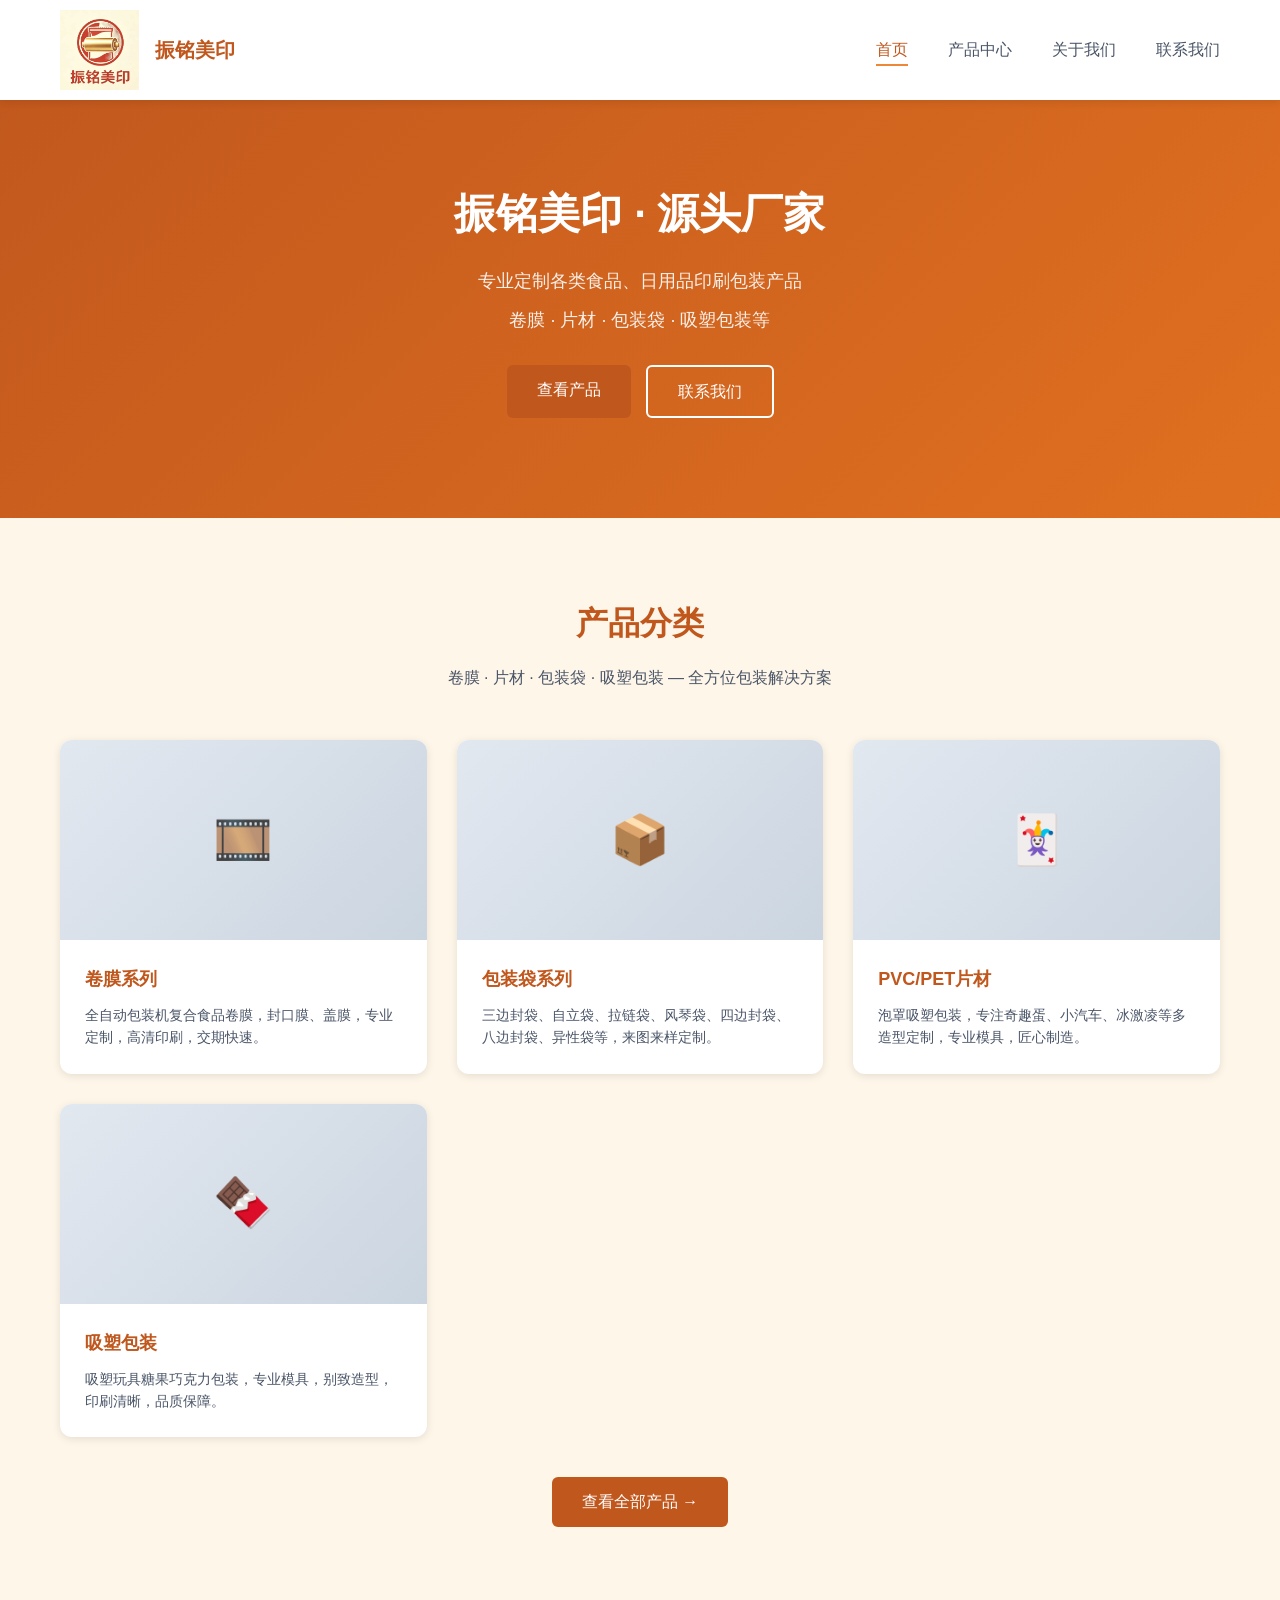
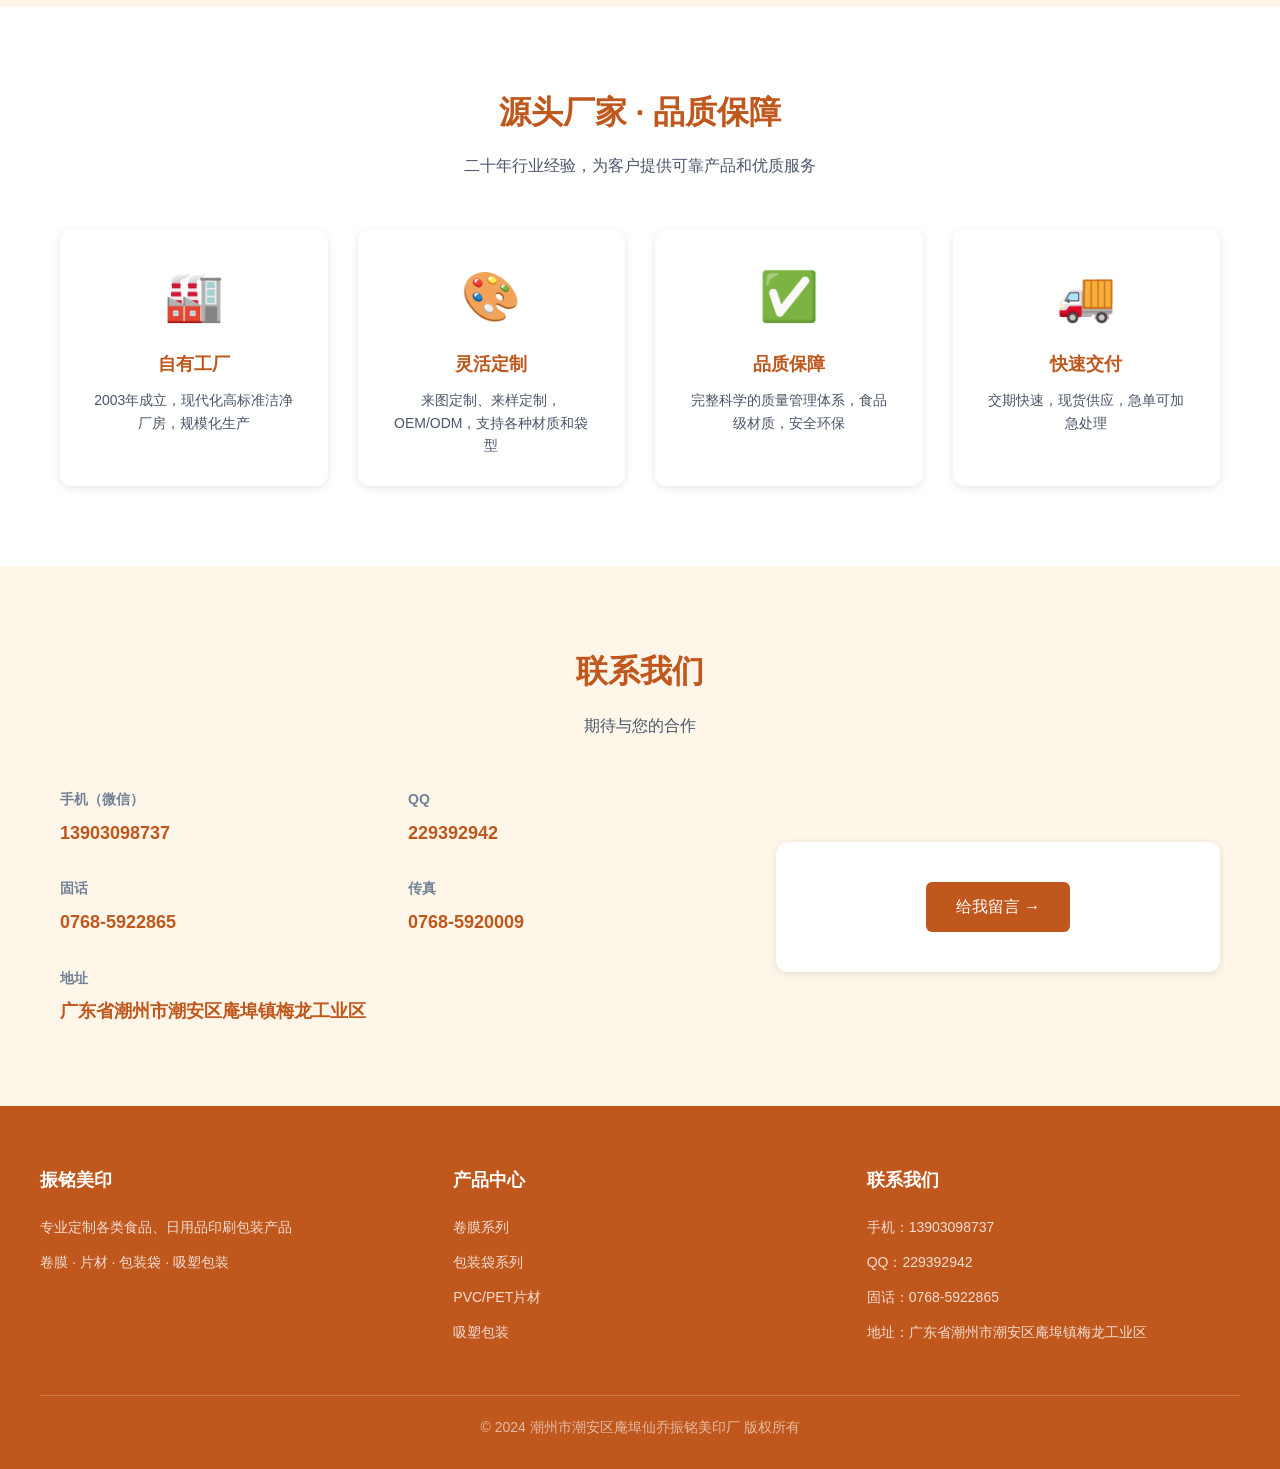
<file: index.html>
<!doctype html>
<html lang="zh-CN">
    <head>
        <meta charset="UTF-8" />
        <meta name="viewport" content="width=device-width, initial-scale=1.0" />
        <title>振铭美印 - 专业食品包装定制厂家</title>
        <link rel="stylesheet" href="css/style.css" />
    </head>
    <body>
        <!-- 导航栏 -->
        <header class="header">
            <nav class="nav">
                <a href="index.html" class="logo">
                    <img
                        src="images/logo-new.jpg"
                        alt="振铭美印"
                        class="logo-img"
                    />
                    <span class="logo-text">振铭美印</span>
                </a>
                <ul class="nav-menu">
                    <li><a href="index.html" class="active">首页</a></li>
                    <li><a href="products.html">产品中心</a></li>
                    <li><a href="about.html">关于我们</a></li>
                    <li><a href="contact.html">联系我们</a></li>
                </ul>
                <div class="menu-toggle">
                    <span></span>
                    <span></span>
                    <span></span>
                </div>
            </nav>
        </header>

        <!-- 首页Banner -->
        <section class="hero">
            <div class="container">
                <div class="hero-content">
                    <h1>振铭美印 · 源头厂家</h1>
                    <p>专业定制各类食品、日用品印刷包装产品</p>
                    <p>卷膜 · 片材 · 包装袋 · 吸塑包装等</p>
                    <div class="hero-btns">
                        <a href="products.html" class="btn">查看产品</a>
                        <a href="contact.html" class="btn btn-outline"
                            >联系我们</a
                        >
                    </div>
                </div>
            </div>
        </section>

        <!-- 产品分类 -->
        <section class="section bg-light">
            <div class="container">
                <div class="section-title">
                    <h2>产品分类</h2>
                    <p>卷膜 · 片材 · 包装袋 · 吸塑包装 — 全方位包装解决方案</p>
                </div>
                <div class="product-grid">
                    <div class="product-card">
                        <div class="product-card-img">🎞️</div>
                        <div class="product-card-content">
                            <h3>卷膜系列</h3>
                            <p>
                                全自动包装机复合食品卷膜，封口膜、盖膜，专业定制，高清印刷，交期快速。
                            </p>
                        </div>
                    </div>
                    <div class="product-card">
                        <div class="product-card-img">📦</div>
                        <div class="product-card-content">
                            <h3>包装袋系列</h3>
                            <p>
                                三边封袋、自立袋、拉链袋、风琴袋、四边封袋、八边封袋、异性袋等，来图来样定制。
                            </p>
                        </div>
                    </div>
                    <div class="product-card">
                        <div class="product-card-img">🃏</div>
                        <div class="product-card-content">
                            <h3>PVC/PET片材</h3>
                            <p>
                                泡罩吸塑包装，专注奇趣蛋、小汽车、冰激凌等多造型定制，专业模具，匠心制造。
                            </p>
                        </div>
                    </div>
                    <div class="product-card">
                        <div class="product-card-img">🍫</div>
                        <div class="product-card-content">
                            <h3>吸塑包装</h3>
                            <p>
                                吸塑玩具糖果巧克力包装，专业模具，别致造型，印刷清晰，品质保障。
                            </p>
                        </div>
                    </div>
                </div>
                <div style="text-align: center; margin-top: 40px">
                    <a href="products.html" class="btn">查看全部产品 →</a>
                </div>
            </div>
        </section>

        <!-- 公司优势 -->
        <section class="section">
            <div class="container">
                <div class="section-title">
                    <h2>源头厂家 · 品质保障</h2>
                    <p>二十年行业经验，为客户提供可靠产品和优质服务</p>
                </div>
                <div class="features-grid">
                    <div class="feature-item">
                        <div class="feature-icon">🏭</div>
                        <h3>自有工厂</h3>
                        <p>2003年成立，现代化高标准洁净厂房，规模化生产</p>
                    </div>
                    <div class="feature-item">
                        <div class="feature-icon">🎨</div>
                        <h3>灵活定制</h3>
                        <p>来图定制、来样定制，OEM/ODM，支持各种材质和袋型</p>
                    </div>
                    <div class="feature-item">
                        <div class="feature-icon">✅</div>
                        <h3>品质保障</h3>
                        <p>完整科学的质量管理体系，食品级材质，安全环保</p>
                    </div>
                    <div class="feature-item">
                        <div class="feature-icon">🚚</div>
                        <h3>快速交付</h3>
                        <p>交期快速，现货供应，急单可加急处理</p>
                    </div>
                </div>
            </div>
        </section>

        <!-- 联系方式 -->
        <section class="section bg-light">
            <div class="container">
                <div class="section-title">
                    <h2>联系我们</h2>
                    <p>期待与您的合作</p>
                </div>
                <div class="contact-grid">
                    <div class="contact-info">
                        <div class="contact-item">
                            <h4>手机（微信）</h4>
                            <p>13903098737</p>
                        </div>
                        <div class="contact-item">
                            <h4>QQ</h4>
                            <p>229392942</p>
                        </div>
                        <div class="contact-item">
                            <h4>固话</h4>
                            <p>0768-5922865</p>
                        </div>
                        <div class="contact-item">
                            <h4>传真</h4>
                            <p>0768-5920009</p>
                        </div>
                        <div class="contact-item" style="grid-column: span 2">
                            <h4>地址</h4>
                            <p>广东省潮州市潮安区庵埠镇梅龙工业区</p>
                        </div>
                    </div>
                    <div class="contact-form-wrapper">
                        <a href="contact.html" class="btn">给我留言 →</a>
                    </div>
                </div>
            </div>
        </section>

        <!-- 页脚 -->
        <footer class="footer">
            <div class="footer-content">
                <div class="footer-section">
                    <h3>振铭美印</h3>
                    <p>专业定制各类食品、日用品印刷包装产品</p>
                    <p>卷膜 · 片材 · 包装袋 · 吸塑包装</p>
                </div>
                <div class="footer-section">
                    <h3>产品中心</h3>
                    <ul>
                        <li>卷膜系列</li>
                        <li>包装袋系列</li>
                        <li>PVC/PET片材</li>
                        <li>吸塑包装</li>
                    </ul>
                </div>
                <div class="footer-section">
                    <h3>联系我们</h3>
                    <ul>
                        <li>手机：13903098737</li>
                        <li>QQ：229392942</li>
                        <li>固话：0768-5922865</li>
                        <li>地址：广东省潮州市潮安区庵埠镇梅龙工业区</li>
                    </ul>
                </div>
            </div>
            <div class="footer-bottom">
                <p>© 2024 潮州市潮安区庵埠仙乔振铭美印厂 版权所有</p>
            </div>
        </footer>

        <style>
            /* Hero区域 */
            .hero {
                background: linear-gradient(135deg, #c0571d 0%, #e07020 100%);
                color: white;
                padding: 180px 20px 100px;
                text-align: center;
            }
            .hero-content h1 {
                font-size: 42px;
                margin-bottom: 20px;
            }
            .hero-content p {
                font-size: 18px;
                margin-bottom: 10px;
                opacity: 0.9;
            }
            .hero-btns {
                margin-top: 30px;
                display: flex;
                gap: 15px;
                justify-content: center;
            }
            .hero .btn-outline {
                border-color: white;
                color: white;
            }
            .hero .btn-outline:hover {
                background: white;
                color: #c0571d;
            }

            /* 特性网格 */
            .features-grid {
                display: grid;
                grid-template-columns: repeat(auto-fit, minmax(240px, 1fr));
                gap: 30px;
            }
            .feature-item {
                text-align: center;
                padding: 30px;
                background: var(--bg-white);
                border-radius: 12px;
                box-shadow: var(--shadow);
            }
            .feature-icon {
                font-size: 48px;
                margin-bottom: 15px;
            }
            .feature-item h3 {
                font-size: 18px;
                color: var(--primary-color);
                margin-bottom: 10px;
            }
            .feature-item p {
                font-size: 14px;
                color: var(--text-gray);
            }

            /* 联系信息 */
            .contact-grid {
                display: grid;
                grid-template-columns: 1.5fr 1fr;
                gap: 50px;
                align-items: center;
            }
            .contact-info {
                display: grid;
                grid-template-columns: 1fr 1fr;
                gap: 30px;
            }
            .contact-item h4 {
                font-size: 14px;
                color: var(--text-light);
                margin-bottom: 8px;
            }
            .contact-item p {
                font-size: 18px;
                color: var(--primary-color);
                font-weight: 600;
            }
            .contact-form-wrapper {
                text-align: center;
                padding: 40px;
                background: var(--bg-white);
                border-radius: 12px;
                box-shadow: var(--shadow);
            }

            @media (max-width: 768px) {
                .hero-content h1 {
                    font-size: 28px;
                }
                .hero-btns {
                    flex-direction: column;
                    align-items: center;
                }
                .contact-grid {
                    grid-template-columns: 1fr;
                }
                .contact-info {
                    grid-template-columns: 1fr;
                }
                .contact-item {
                    grid-column: span 1 !important;
                }
            }

            .bg-light {
                background-color: var(--bg-light);
            }
        </style>

        <script src="js/main.js"></script>
    </body>
</html>
</file>
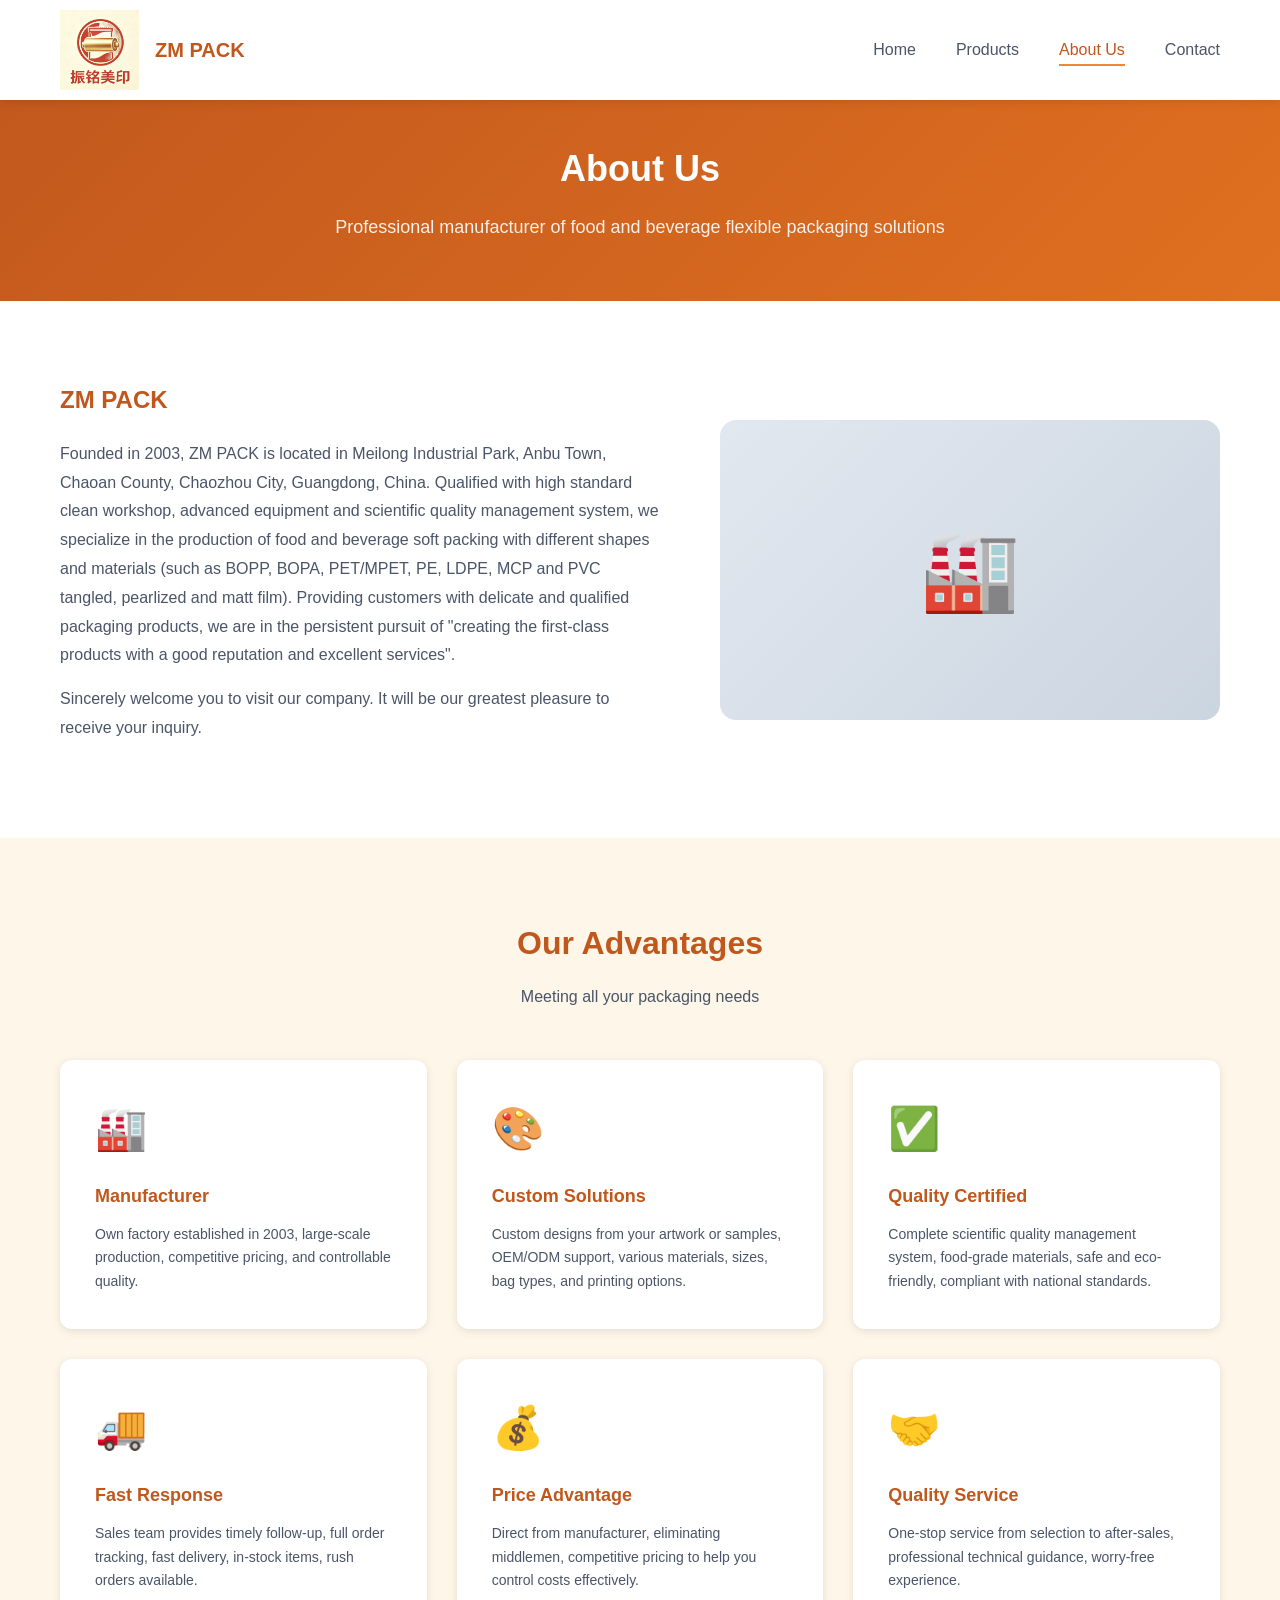
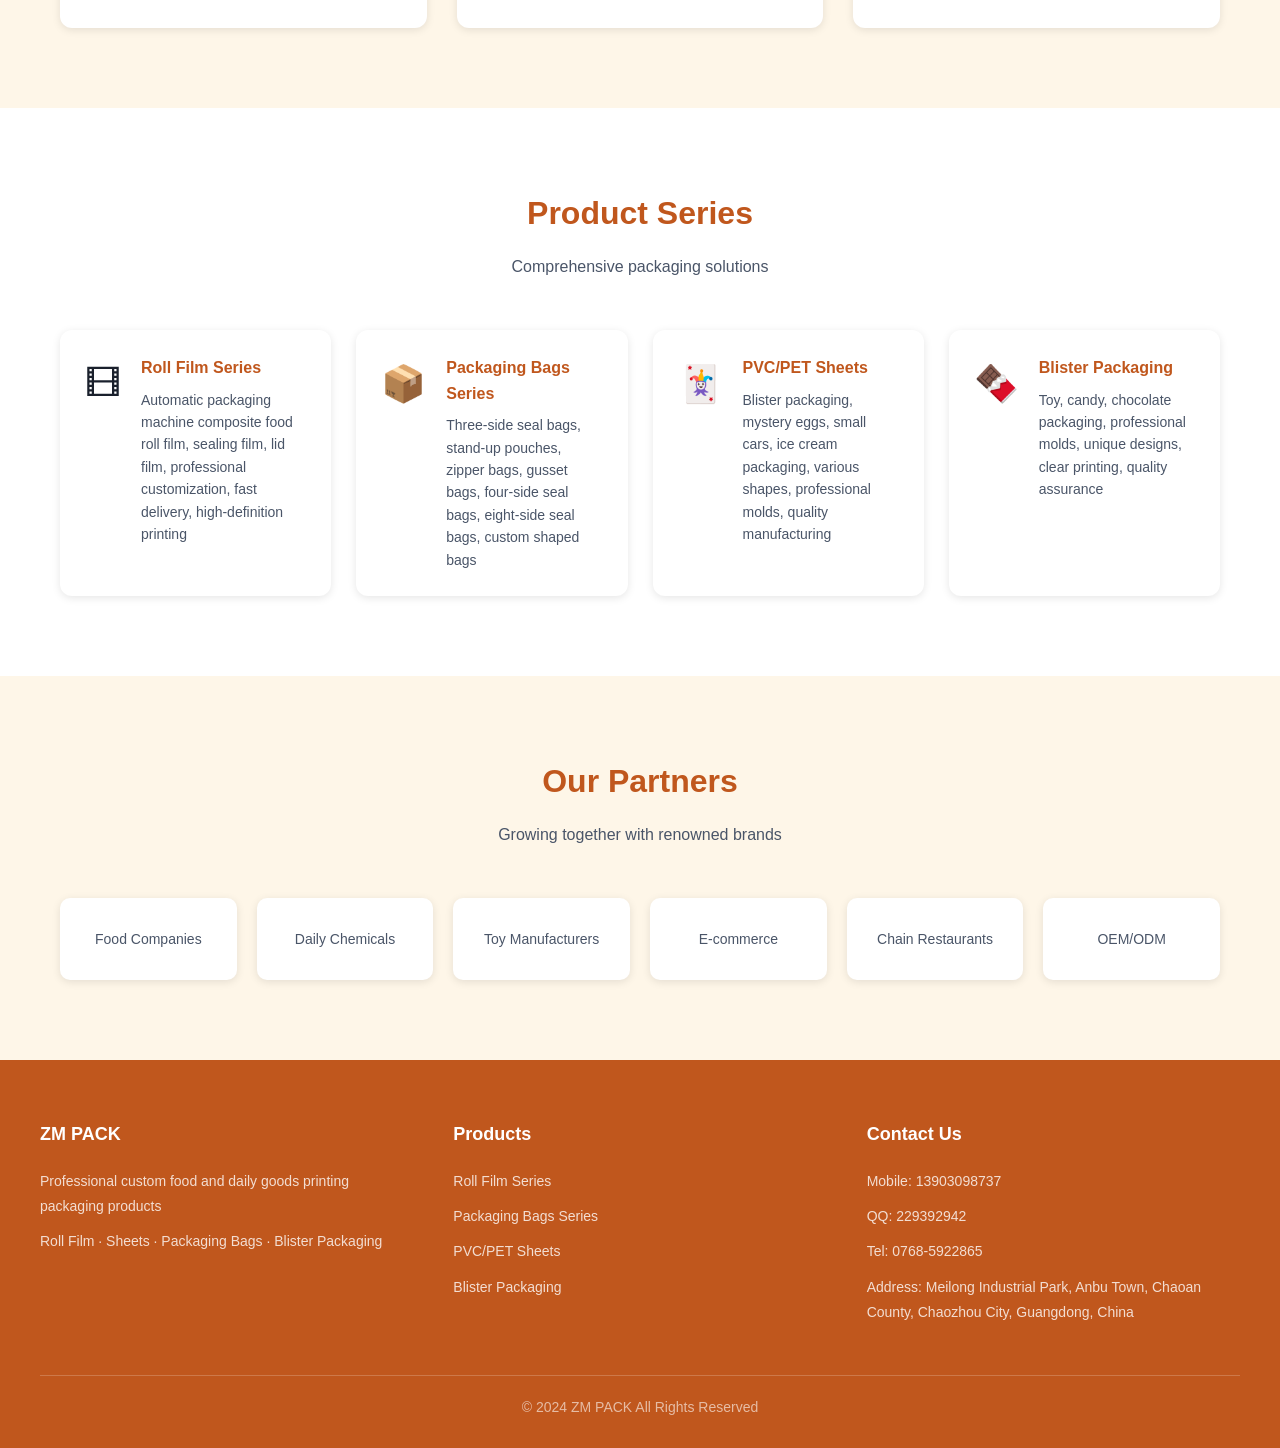
<file: about-en.html>
<!DOCTYPE html>
<html lang="en">
<head>
  <meta charset="UTF-8">
  <meta name="viewport" content="width=device-width, initial-scale=1.0">
  <title>About Us - ZM PACK</title>
  <link rel="stylesheet" href="css/style.css">
</head>
<body>
  <!-- 导航栏 -->
  <header class="header">
    <nav class="nav">
      <a href="index.html" class="logo">
        <img src="images/logo-new.jpg" alt="ZM PACK" class="logo-img">
        <span class="logo-text">ZM PACK</span>
      </a>
      <ul class="nav-menu">
        <li><a href="index.html">Home</a></li>
        <li><a href="products.html">Products</a></li>
        <li><a href="about-en.html" class="active">About Us</a></li>
        <li><a href="contact.html">Contact</a></li>
      </ul>
      <div class="menu-toggle">
        <span></span>
        <span></span>
        <span></span>
      </div>
    </nav>
  </header>

  <!-- 页面标题 -->
  <section class="page-header">
    <h1>About Us</h1>
    <p>Professional manufacturer of food and beverage flexible packaging solutions</p>
  </section>

  <!-- 公司简介 -->
  <section class="section">
    <div class="container">
      <div class="about-intro">
        <div class="about-text">
          <h2>ZM PACK</h2>
          <p>Founded in 2003, ZM PACK is located in Meilong Industrial Park, Anbu Town, Chaoan County, Chaozhou City, Guangdong, China. Qualified with high standard clean workshop, advanced equipment and scientific quality management system, we specialize in the production of food and beverage soft packing with different shapes and materials (such as BOPP, BOPA, PET/MPET, PE, LDPE, MCP and PVC tangled, pearlized and matt film). Providing customers with delicate and qualified packaging products, we are in the persistent pursuit of "creating the first-class products with a good reputation and excellent services".</p>
          <p>Sincerely welcome you to visit our company. It will be our greatest pleasure to receive your inquiry.</p>
        </div>
        <div class="about-image">
          <div class="image-placeholder">🏭</div>
        </div>
      </div>
    </div>
  </section>

  <!-- 核心优势 -->
  <section class="section bg-light">
    <div class="container">
      <div class="section-title">
        <h2>Our Advantages</h2>
        <p>Meeting all your packaging needs</p>
      </div>
      <div class="advantages-grid">
        <div class="advantage-card">
          <div class="advantage-icon">🏭</div>
          <h3>Manufacturer</h3>
          <p>Own factory established in 2003, large-scale production, competitive pricing, and controllable quality.</p>
        </div>
        <div class="advantage-card">
          <div class="advantage-icon">🎨</div>
          <h3>Custom Solutions</h3>
          <p>Custom designs from your artwork or samples, OEM/ODM support, various materials, sizes, bag types, and printing options.</p>
        </div>
        <div class="advantage-card">
          <div class="advantage-icon">✅</div>
          <h3>Quality Certified</h3>
          <p>Complete scientific quality management system, food-grade materials, safe and eco-friendly, compliant with national standards.</p>
        </div>
        <div class="advantage-card">
          <div class="advantage-icon">🚚</div>
          <h3>Fast Response</h3>
          <p>Sales team provides timely follow-up, full order tracking, fast delivery, in-stock items, rush orders available.</p>
        </div>
        <div class="advantage-card">
          <div class="advantage-icon">💰</div>
          <h3>Price Advantage</h3>
          <p>Direct from manufacturer, eliminating middlemen, competitive pricing to help you control costs effectively.</p>
        </div>
        <div class="advantage-card">
          <div class="advantage-icon">🤝</div>
          <h3>Quality Service</h3>
          <p>One-stop service from selection to after-sales, professional technical guidance, worry-free experience.</p>
        </div>
      </div>
    </div>
  </section>

  <!-- 产品系列 -->
  <section class="section">
    <div class="container">
      <div class="section-title">
        <h2>Product Series</h2>
        <p>Comprehensive packaging solutions</p>
      </div>
      <div class="equipment-list">
        <div class="equipment-item">
          <div class="equipment-icon">🎞</div>
          <div class="equipment-info">
            <h3>Roll Film Series</h3>
            <p>Automatic packaging machine composite food roll film, sealing film, lid film, professional customization, fast delivery, high-definition printing</p>
          </div>
        </div>
        <div class="equipment-item">
          <div class="equipment-icon">📦</div>
          <div class="equipment-info">
            <h3>Packaging Bags Series</h3>
            <p>Three-side seal bags, stand-up pouches, zipper bags, gusset bags, four-side seal bags, eight-side seal bags, custom shaped bags</p>
          </div>
        </div>
        <div class="equipment-item">
          <div class="equipment-icon">🃏</div>
          <div class="equipment-info">
            <h3>PVC/PET Sheets</h3>
            <p>Blister packaging, mystery eggs, small cars, ice cream packaging, various shapes, professional molds, quality manufacturing</p>
          </div>
        </div>
        <div class="equipment-item">
          <div class="equipment-icon">🍫</div>
          <div class="equipment-info">
            <h3>Blister Packaging</h3>
            <p>Toy, candy, chocolate packaging, professional molds, unique designs, clear printing, quality assurance</p>
          </div>
        </div>
      </div>
    </div>
  </section>

  <!-- 合作伙伴 -->
  <section class="section bg-light">
    <div class="container">
      <div class="section-title">
        <h2>Our Partners</h2>
        <p>Growing together with renowned brands</p>
      </div>
      <div class="partners-grid">
        <div class="partner-item">Food Companies</div>
        <div class="partner-item">Daily Chemicals</div>
        <div class="partner-item">Toy Manufacturers</div>
        <div class="partner-item">E-commerce</div>
        <div class="partner-item">Chain Restaurants</div>
        <div class="partner-item">OEM/ODM</div>
      </div>
    </div>
  </section>

  <!-- 页脚 -->
  <footer class="footer">
    <div class="footer-content">
      <div class="footer-section">
        <h3>ZM PACK</h3>
        <p>Professional custom food and daily goods printing packaging products</p>
        <p>Roll Film · Sheets · Packaging Bags · Blister Packaging</p>
      </div>
      <div class="footer-section">
        <h3>Products</h3>
        <ul>
          <li>Roll Film Series</li>
          <li>Packaging Bags Series</li>
          <li>PVC/PET Sheets</li>
          <li>Blister Packaging</li>
        </ul>
      </div>
      <div class="footer-section">
        <h3>Contact Us</h3>
        <ul>
          <li>Mobile: 13903098737</li>
          <li>QQ: 229392942</li>
          <li>Tel: 0768-5922865</li>
          <li>Address: Meilong Industrial Park, Anbu Town, Chaoan County, Chaozhou City, Guangdong, China</li>
        </ul>
      </div>
    </div>
    <div class="footer-bottom">
      <p>© 2024 ZM PACK All Rights Reserved</p>
    </div>
  </footer>

  <style>
    .bg-light {
      background-color: var(--bg-light);
    }

    /* 公司简介 */
    .about-intro {
      display: grid;
      grid-template-columns: 1.2fr 1fr;
      gap: 60px;
      align-items: center;
    }

    .about-text h2 {
      font-size: 24px;
      color: var(--primary-color);
      margin-bottom: 20px;
    }

    .about-text p {
      font-size: 16px;
      color: var(--text-gray);
      line-height: 1.8;
      margin-bottom: 15px;
    }

    .about-image {
      background: var(--bg-light);
      border-radius: 16px;
      overflow: hidden;
    }

    .image-placeholder {
      height: 300px;
      display: flex;
      align-items: center;
      justify-content: center;
      font-size: 80px;
      background: linear-gradient(135deg, #e2e8f0 0%, #cbd5e0 100%);
    }

    /* 优势卡片 */
    .advantages-grid {
      display: grid;
      grid-template-columns: repeat(auto-fit, minmax(300px, 1fr));
      gap: 30px;
    }

    .advantage-card {
      background: var(--bg-white);
      padding: 35px;
      border-radius: 12px;
      box-shadow: var(--shadow);
      transition: all 0.3s;
    }

    .advantage-card:hover {
      transform: translateY(-5px);
      box-shadow: var(--shadow-hover);
    }

    .advantage-icon {
      font-size: 42px;
      margin-bottom: 20px;
    }

    .advantage-card h3 {
      font-size: 18px;
      color: var(--primary-color);
      margin-bottom: 12px;
    }

    .advantage-card p {
      font-size: 14px;
      color: var(--text-gray);
      line-height: 1.7;
    }

    /* 设备列表 */
    .equipment-list {
      display: grid;
      grid-template-columns: repeat(auto-fit, minmax(260px, 1fr));
      gap: 25px;
    }

    .equipment-item {
      display: flex;
      gap: 20px;
      padding: 25px;
      background: var(--bg-white);
      border-radius: 12px;
      box-shadow: var(--shadow);
    }

    .equipment-icon {
      font-size: 36px;
      flex-shrink: 0;
    }

    .equipment-info h3 {
      font-size: 16px;
      color: var(--primary-color);
      margin-bottom: 8px;
    }

    .equipment-info p {
      font-size: 14px;
      color: var(--text-gray);
      line-height: 1.6;
    }

    /* 合作伙伴 */
    .partners-grid {
      display: grid;
      grid-template-columns: repeat(auto-fit, minmax(150px, 1fr));
      gap: 20px;
    }

    .partner-item {
      background: var(--bg-white);
      padding: 30px 20px;
      border-radius: 10px;
      text-align: center;
      font-size: 14px;
      color: var(--text-gray);
      box-shadow: var(--shadow);
      transition: all 0.3s;
    }

    .partner-item:hover {
      color: var(--primary-color);
      box-shadow: var(--shadow-hover);
    }

    @media (max-width: 768px) {
      .about-intro {
        grid-template-columns: 1fr;
      }
    }
  </style>

  <script src="js/main.js"></script>
</body>
</html>
</file>
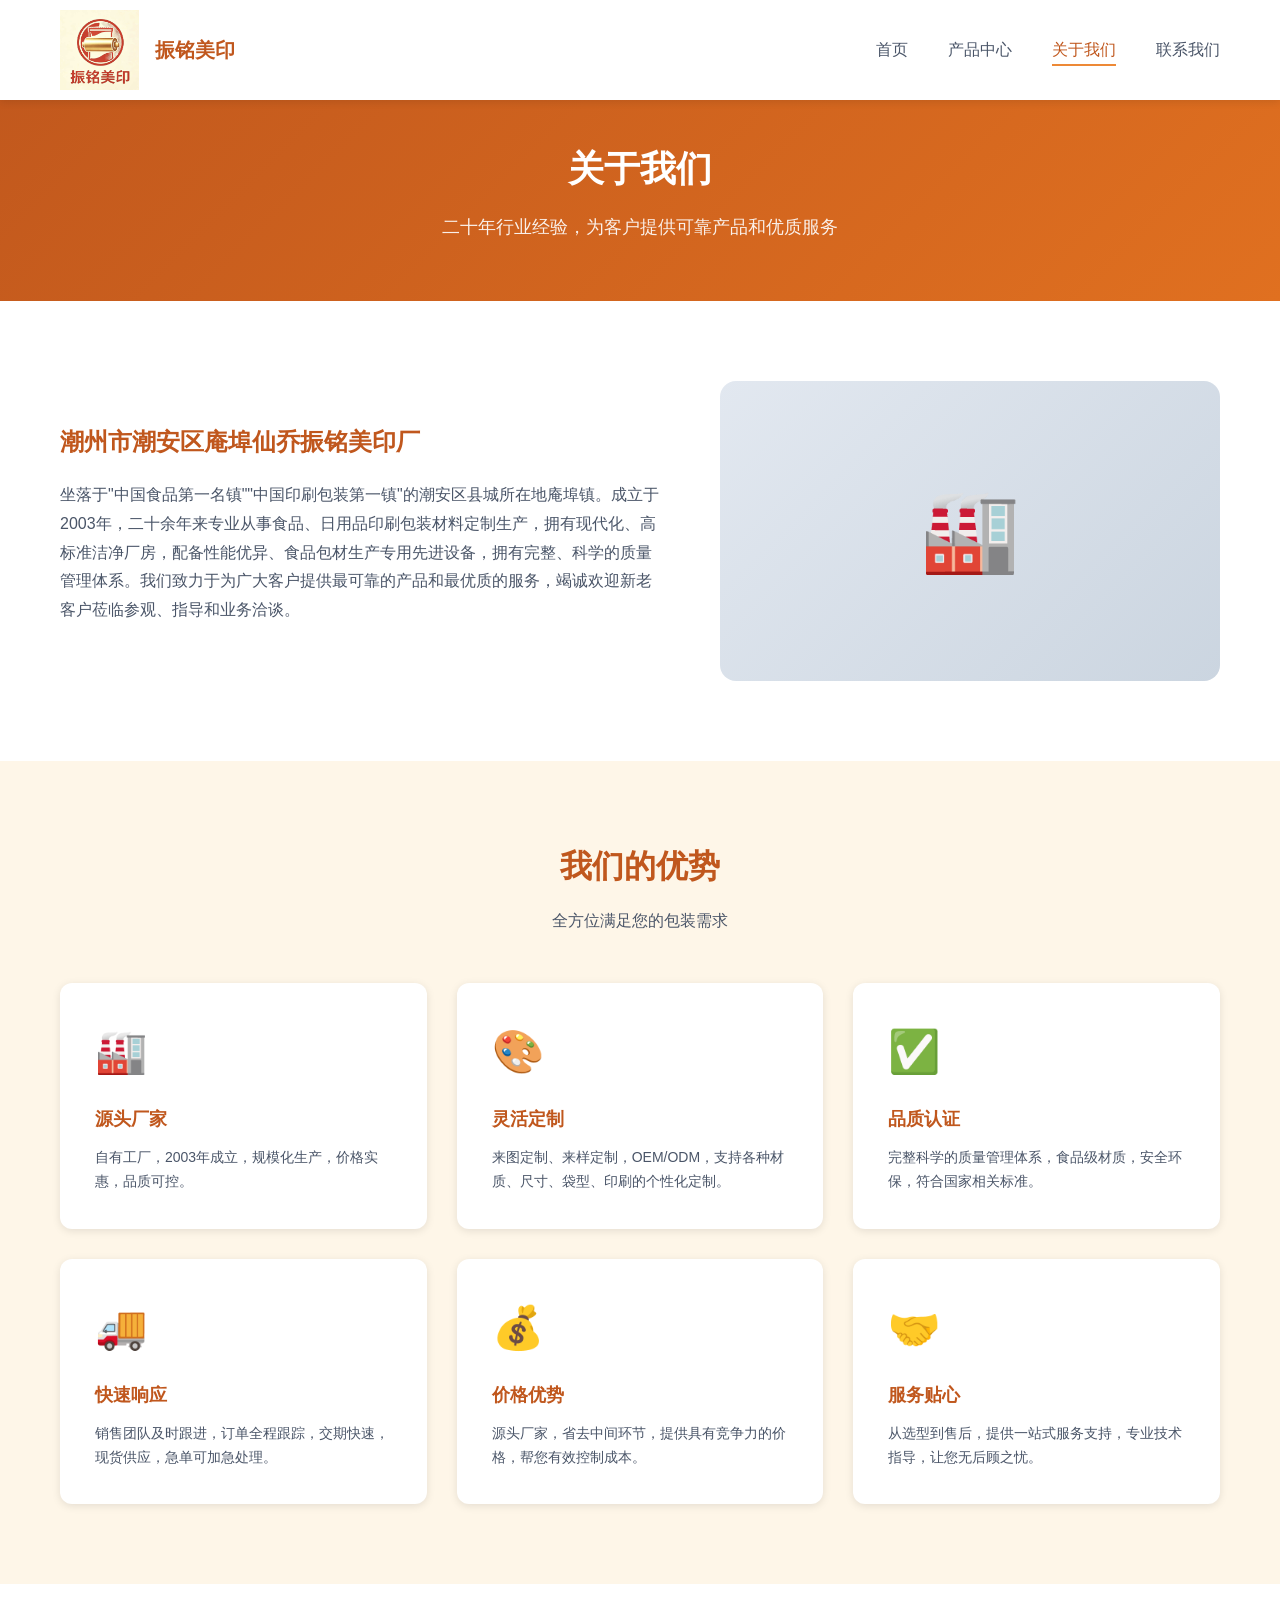
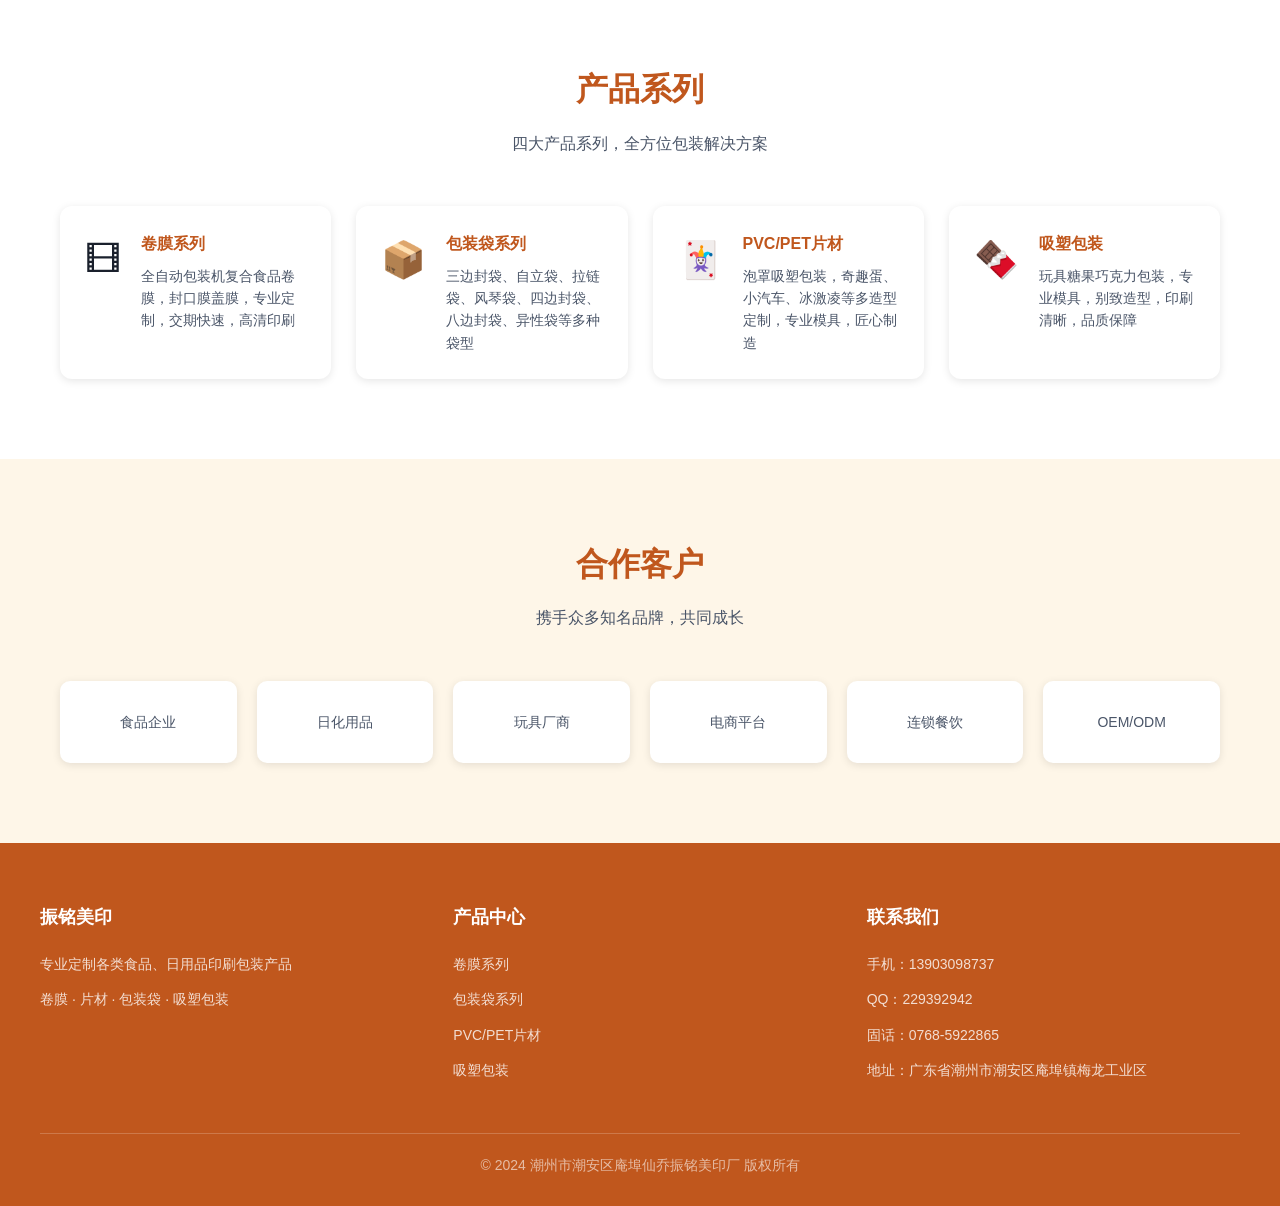
<file: about.html>
<!DOCTYPE html>
<html lang="zh-CN">
<head>
  <meta charset="UTF-8">
  <meta name="viewport" content="width=device-width, initial-scale=1.0">
  <title>关于我们 - 振铭美印</title>
  <link rel="stylesheet" href="css/style.css">
</head>
<body>
  <!-- 导航栏 -->
  <header class="header">
    <nav class="nav">
      <a href="index.html" class="logo">
        <img src="images/logo-new.jpg" alt="振铭美印" class="logo-img">
        <span class="logo-text">振铭美印</span>
      </a>
      <ul class="nav-menu">
        <li><a href="index.html">首页</a></li>
        <li><a href="products.html">产品中心</a></li>
        <li><a href="about.html" class="active">关于我们</a></li>
        <li><a href="contact.html">联系我们</a></li>
      </ul>
      <div class="menu-toggle">
        <span></span>
        <span></span>
        <span></span>
      </div>
    </nav>
  </header>

  <!-- 页面标题 -->
  <section class="page-header">
    <h1>关于我们</h1>
    <p>二十年行业经验，为客户提供可靠产品和优质服务</p>
  </section>

  <!-- 公司简介 -->
  <section class="section">
    <div class="container">
      <div class="about-intro">
        <div class="about-text">
          <h2>潮州市潮安区庵埠仙乔振铭美印厂</h2>
          <p>坐落于"中国食品第一名镇""中国印刷包装第一镇"的潮安区县城所在地庵埠镇。成立于2003年，二十余年来专业从事食品、日用品印刷包装材料定制生产，拥有现代化、高标准洁净厂房，配备性能优异、食品包材生产专用先进设备，拥有完整、科学的质量管理体系。我们致力于为广大客户提供最可靠的产品和最优质的服务，竭诚欢迎新老客户莅临参观、指导和业务洽谈。</p>
        </div>
        <div class="about-image">
          <div class="image-placeholder">🏭</div>
        </div>
      </div>
    </div>
  </section>

  <!-- 核心优势 -->
  <section class="section bg-light">
    <div class="container">
      <div class="section-title">
        <h2>我们的优势</h2>
        <p>全方位满足您的包装需求</p>
      </div>
      <div class="advantages-grid">
        <div class="advantage-card">
          <div class="advantage-icon">🏭</div>
          <h3>源头厂家</h3>
          <p>自有工厂，2003年成立，规模化生产，价格实惠，品质可控。</p>
        </div>
        <div class="advantage-card">
          <div class="advantage-icon">🎨</div>
          <h3>灵活定制</h3>
          <p>来图定制、来样定制，OEM/ODM，支持各种材质、尺寸、袋型、印刷的个性化定制。</p>
        </div>
        <div class="advantage-card">
          <div class="advantage-icon">✅</div>
          <h3>品质认证</h3>
          <p>完整科学的质量管理体系，食品级材质，安全环保，符合国家相关标准。</p>
        </div>
        <div class="advantage-card">
          <div class="advantage-icon">🚚</div>
          <h3>快速响应</h3>
          <p>销售团队及时跟进，订单全程跟踪，交期快速，现货供应，急单可加急处理。</p>
        </div>
        <div class="advantage-card">
          <div class="advantage-icon">💰</div>
          <h3>价格优势</h3>
          <p>源头厂家，省去中间环节，提供具有竞争力的价格，帮您有效控制成本。</p>
        </div>
        <div class="advantage-card">
          <div class="advantage-icon">🤝</div>
          <h3>服务贴心</h3>
          <p>从选型到售后，提供一站式服务支持，专业技术指导，让您无后顾之忧。</p>
        </div>
      </div>
    </div>
  </section>

  <!-- 产品系列 -->
  <section class="section">
    <div class="container">
      <div class="section-title">
        <h2>产品系列</h2>
        <p>四大产品系列，全方位包装解决方案</p>
      </div>
      <div class="equipment-list">
        <div class="equipment-item">
          <div class="equipment-icon">🎞</div>
          <div class="equipment-info">
            <h3>卷膜系列</h3>
            <p>全自动包装机复合食品卷膜，封口膜盖膜，专业定制，交期快速，高清印刷</p>
          </div>
        </div>
        <div class="equipment-item">
          <div class="equipment-icon">📦</div>
          <div class="equipment-info">
            <h3>包装袋系列</h3>
            <p>三边封袋、自立袋、拉链袋、风琴袋、四边封袋、八边封袋、异性袋等多种袋型</p>
          </div>
        </div>
        <div class="equipment-item">
          <div class="equipment-icon">🃏</div>
          <div class="equipment-info">
            <h3>PVC/PET片材</h3>
            <p>泡罩吸塑包装，奇趣蛋、小汽车、冰激凌等多造型定制，专业模具，匠心制造</p>
          </div>
        </div>
        <div class="equipment-item">
          <div class="equipment-icon">🍫</div>
          <div class="equipment-info">
            <h3>吸塑包装</h3>
            <p>玩具糖果巧克力包装，专业模具，别致造型，印刷清晰，品质保障</p>
          </div>
        </div>
      </div>
    </div>
  </section>

  <!-- 合作伙伴 -->
  <section class="section bg-light">
    <div class="container">
      <div class="section-title">
        <h2>合作客户</h2>
        <p>携手众多知名品牌，共同成长</p>
      </div>
      <div class="partners-grid">
        <div class="partner-item">食品企业</div>
        <div class="partner-item">日化用品</div>
        <div class="partner-item">玩具厂商</div>
        <div class="partner-item">电商平台</div>
        <div class="partner-item">连锁餐饮</div>
        <div class="partner-item">OEM/ODM</div>
      </div>
    </div>
  </section>

  <!-- 页脚 -->
  <footer class="footer">
    <div class="footer-content">
      <div class="footer-section">
        <h3>振铭美印</h3>
        <p>专业定制各类食品、日用品印刷包装产品</p>
        <p>卷膜 · 片材 · 包装袋 · 吸塑包装</p>
      </div>
      <div class="footer-section">
        <h3>产品中心</h3>
        <ul>
          <li>卷膜系列</li>
          <li>包装袋系列</li>
          <li>PVC/PET片材</li>
          <li>吸塑包装</li>
        </ul>
      </div>
      <div class="footer-section">
        <h3>联系我们</h3>
        <ul>
          <li>手机：13903098737</li>
          <li>QQ：229392942</li>
          <li>固话：0768-5922865</li>
          <li>地址：广东省潮州市潮安区庵埠镇梅龙工业区</li>
        </ul>
      </div>
    </div>
    <div class="footer-bottom">
      <p>© 2024 潮州市潮安区庵埠仙乔振铭美印厂 版权所有</p>
    </div>
  </footer>

  <style>
    .bg-light {
      background-color: var(--bg-light);
    }

    /* 公司简介 */
    .about-intro {
      display: grid;
      grid-template-columns: 1.2fr 1fr;
      gap: 60px;
      align-items: center;
    }

    .about-text h2 {
      font-size: 24px;
      color: var(--primary-color);
      margin-bottom: 20px;
    }

    .about-text p {
      font-size: 16px;
      color: var(--text-gray);
      line-height: 1.8;
      margin-bottom: 15px;
    }

    .about-image {
      background: var(--bg-light);
      border-radius: 16px;
      overflow: hidden;
    }

    .image-placeholder {
      height: 300px;
      display: flex;
      align-items: center;
      justify-content: center;
      font-size: 80px;
      background: linear-gradient(135deg, #e2e8f0 0%, #cbd5e0 100%);
    }

    /* 优势卡片 */
    .advantages-grid {
      display: grid;
      grid-template-columns: repeat(auto-fit, minmax(300px, 1fr));
      gap: 30px;
    }

    .advantage-card {
      background: var(--bg-white);
      padding: 35px;
      border-radius: 12px;
      box-shadow: var(--shadow);
      transition: all 0.3s;
    }

    .advantage-card:hover {
      transform: translateY(-5px);
      box-shadow: var(--shadow-hover);
    }

    .advantage-icon {
      font-size: 42px;
      margin-bottom: 20px;
    }

    .advantage-card h3 {
      font-size: 18px;
      color: var(--primary-color);
      margin-bottom: 12px;
    }

    .advantage-card p {
      font-size: 14px;
      color: var(--text-gray);
      line-height: 1.7;
    }

    /* 设备列表 */
    .equipment-list {
      display: grid;
      grid-template-columns: repeat(auto-fit, minmax(260px, 1fr));
      gap: 25px;
    }

    .equipment-item {
      display: flex;
      gap: 20px;
      padding: 25px;
      background: var(--bg-white);
      border-radius: 12px;
      box-shadow: var(--shadow);
    }

    .equipment-icon {
      font-size: 36px;
      flex-shrink: 0;
    }

    .equipment-info h3 {
      font-size: 16px;
      color: var(--primary-color);
      margin-bottom: 8px;
    }

    .equipment-info p {
      font-size: 14px;
      color: var(--text-gray);
      line-height: 1.6;
    }

    /* 合作伙伴 */
    .partners-grid {
      display: grid;
      grid-template-columns: repeat(auto-fit, minmax(150px, 1fr));
      gap: 20px;
    }

    .partner-item {
      background: var(--bg-white);
      padding: 30px 20px;
      border-radius: 10px;
      text-align: center;
      font-size: 14px;
      color: var(--text-gray);
      box-shadow: var(--shadow);
      transition: all 0.3s;
    }

    .partner-item:hover {
      color: var(--primary-color);
      box-shadow: var(--shadow-hover);
    }

    @media (max-width: 768px) {
      .about-intro {
        grid-template-columns: 1fr;
      }
    }
  </style>

  <script src="js/main.js"></script>
</body>
</html>
</file>
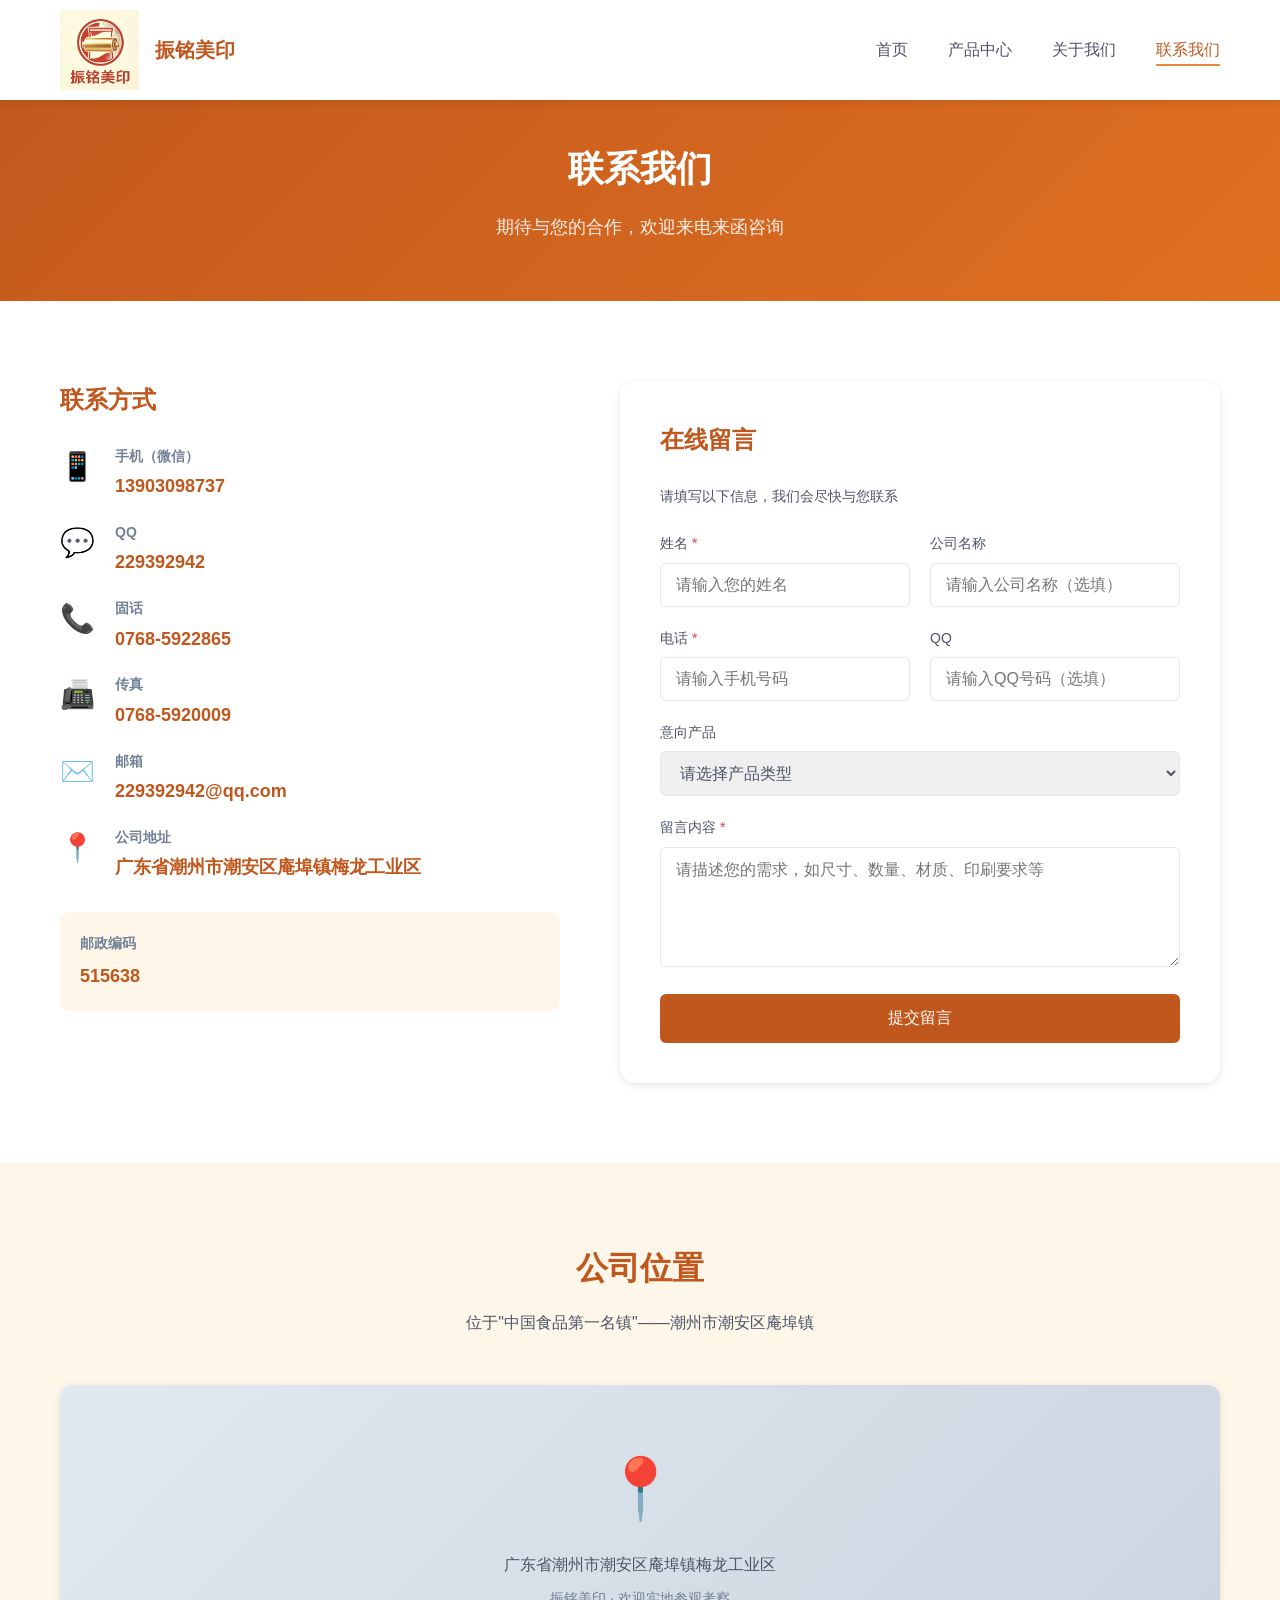
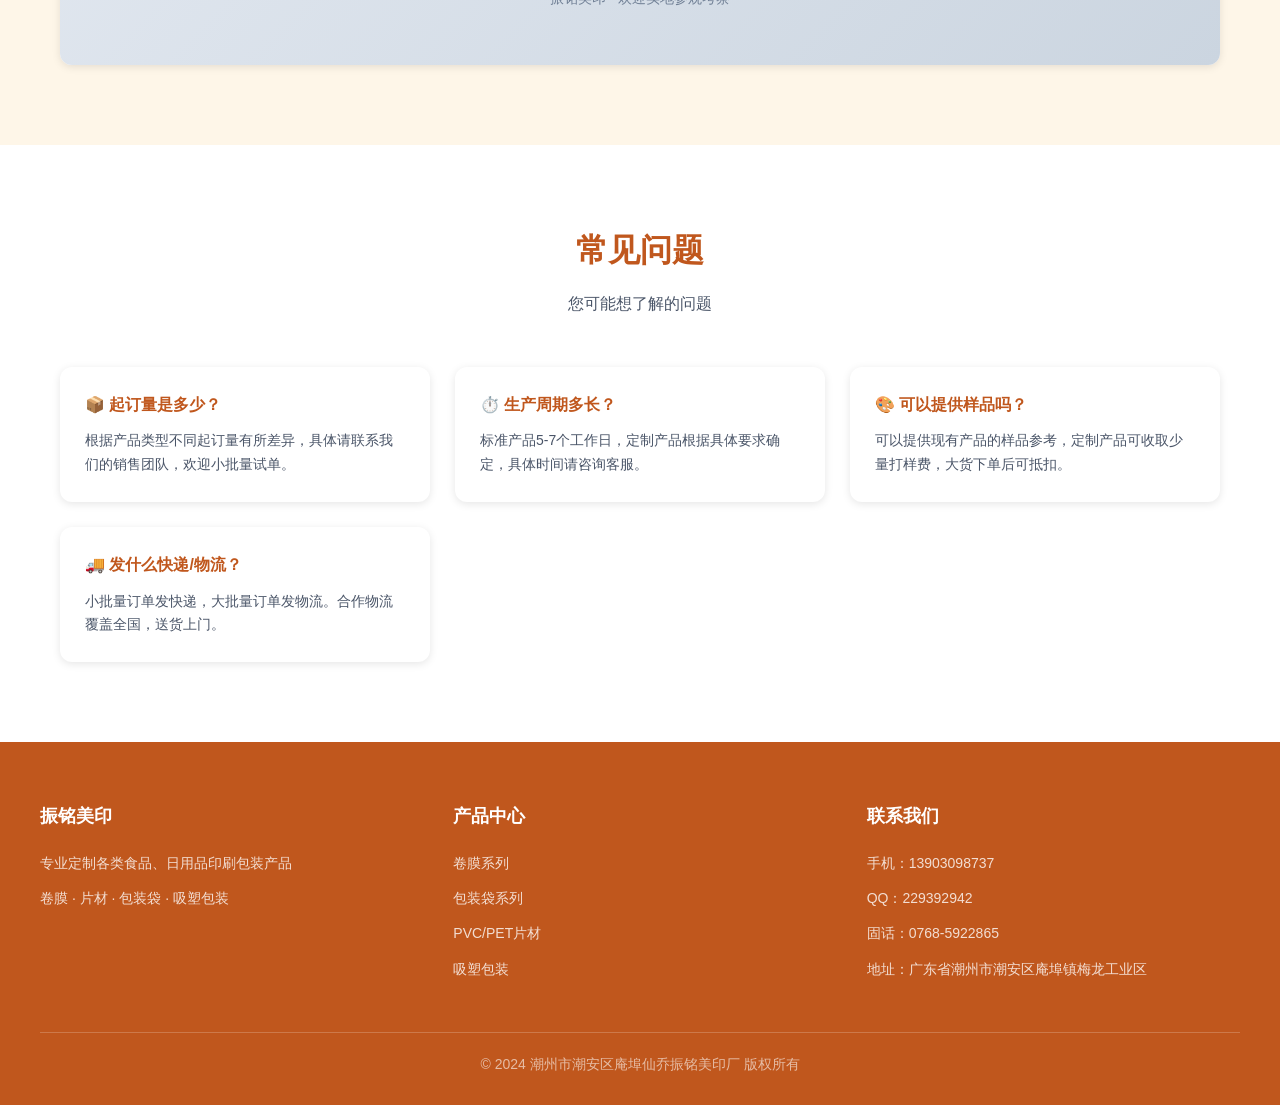
<file: contact.html>
<!DOCTYPE html>
<html lang="zh-CN">
<head>
  <meta charset="UTF-8">
  <meta name="viewport" content="width=device-width, initial-scale=1.0">
  <title>联系我们 - 振铭美印</title>
  <link rel="stylesheet" href="css/style.css">
</head>
<body>
  <!-- 导航栏 -->
  <header class="header">
    <nav class="nav">
      <a href="index.html" class="logo">
        <img src="images/logo-new.jpg" alt="振铭美印" class="logo-img">
        <span class="logo-text">振铭美印</span>
      </a>
      <ul class="nav-menu">
        <li><a href="index.html">首页</a></li>
        <li><a href="products.html">产品中心</a></li>
        <li><a href="about.html">关于我们</a></li>
        <li><a href="contact.html" class="active">联系我们</a></li>
      </ul>
      <div class="menu-toggle">
        <span></span>
        <span></span>
        <span></span>
      </div>
    </nav>
  </header>

  <!-- 页面标题 -->
  <section class="page-header">
    <h1>联系我们</h1>
    <p>期待与您的合作，欢迎来电来函咨询</p>
  </section>

  <!-- 联系内容 -->
  <section class="section">
    <div class="container">
      <div class="contact-wrapper">
        <!-- 联系信息 -->
        <div class="contact-info-section">
          <h2>联系方式</h2>
          <div class="contact-details">
            <div class="contact-detail-item">
              <div class="detail-icon">📱</div>
              <div class="detail-content">
                <h4>手机（微信）</h4>
                <p>13903098737</p>
              </div>
            </div>
            <div class="contact-detail-item">
              <div class="detail-icon">💬</div>
              <div class="detail-content">
                <h4>QQ</h4>
                <p>229392942</p>
              </div>
            </div>
            <div class="contact-detail-item">
              <div class="detail-icon">📞</div>
              <div class="detail-content">
                <h4>固话</h4>
                <p>0768-5922865</p>
              </div>
            </div>
            <div class="contact-detail-item">
              <div class="detail-icon">📠</div>
              <div class="detail-content">
                <h4>传真</h4>
                <p>0768-5920009</p>
              </div>
            </div>
            <div class="contact-detail-item">
              <div class="detail-icon">✉️</div>
              <div class="detail-content">
                <h4>邮箱</h4>
                <p>229392942@qq.com</p>
              </div>
            </div>
            <div class="contact-detail-item">
              <div class="detail-icon">📍</div>
              <div class="detail-content">
                <h4>公司地址</h4>
                <p>广东省潮州市潮安区庵埠镇梅龙工业区</p>
              </div>
            </div>
          </div>

          <div class="business-hours">
            <h3>邮政编码</h3>
            <p>515638</p>
          </div>
        </div>

        <!-- 留言表单 -->
        <div class="contact-form-section">
          <h2>在线留言</h2>
          <p>请填写以下信息，我们会尽快与您联系</p>
          <form id="contactForm">
            <div class="form-row">
              <div class="form-group">
                <label for="name">姓名 <span class="required">*</span></label>
                <input type="text" id="name" name="name" placeholder="请输入您的姓名" required>
              </div>
              <div class="form-group">
                <label for="company">公司名称</label>
                <input type="text" id="company" name="company" placeholder="请输入公司名称（选填）">
              </div>
            </div>
            <div class="form-row">
              <div class="form-group">
                <label for="phone">电话 <span class="required">*</span></label>
                <input type="tel" id="phone" name="phone" placeholder="请输入手机号码" required>
              </div>
              <div class="form-group">
                <label for="qq">QQ</label>
                <input type="text" id="qq" name="qq" placeholder="请输入QQ号码（选填）">
              </div>
            </div>
            <div class="form-group">
              <label for="product">意向产品</label>
              <select id="product" name="product" style="width: 100%; padding: 12px 15px; border: 1px solid var(--border-color); border-radius: 6px; font-size: 16px; font-family: inherit; color: var(--text-gray);">
                <option value="">请选择产品类型</option>
                <option value="卷膜系列">卷膜系列（封口膜/盖膜）</option>
                <option value="包装袋-三边封袋">包装袋 - 三边封袋</option>
                <option value="包装袋-自立袋">包装袋 - 自立袋</option>
                <option value="包装袋-拉链袋">包装袋 - 拉链袋</option>
                <option value="包装袋-自立拉链袋">包装袋 - 自立拉链袋</option>
                <option value="包装袋-背封袋">包装袋 - 背封袋</option>
                <option value="包装袋-背封风琴袋">包装袋 - 背封风琴袋</option>
                <option value="包装袋-四边封袋">包装袋 - 四边封袋</option>
                <option value="包装袋-八边封袋">包装袋 - 八边封袋</option>
                <option value="包装袋-异性袋">包装袋 - 异性袋</option>
                <option value="PVC/PET片材">PVC/PET片材（泡罩吸塑）</option>
                <option value="其他">其他</option>
              </select>
            </div>
            <div class="form-group">
              <label for="message">留言内容 <span class="required">*</span></label>
              <textarea id="message" name="message" placeholder="请描述您的需求，如尺寸、数量、材质、印刷要求等" required></textarea>
            </div>
            <button type="submit" class="btn btn-submit">提交留言</button>
          </form>
        </div>
      </div>
    </div>
  </section>

  <!-- 公司位置 -->
  <section class="section bg-light">
    <div class="container">
      <div class="section-title">
        <h2>公司位置</h2>
        <p>位于"中国食品第一名镇"——潮州市潮安区庵埠镇</p>
      </div>
      <div class="map-placeholder">
        <div class="map-content">
          <span>📍</span>
          <p>广东省潮州市潮安区庵埠镇梅龙工业区</p>
          <p style="font-size: 14px; color: var(--text-light); margin-top: 10px;">振铭美印 · 欢迎实地参观考察</p>
        </div>
      </div>
    </div>
  </section>

  <!-- 常见问题 -->
  <section class="section">
    <div class="container">
      <div class="section-title">
        <h2>常见问题</h2>
        <p>您可能想了解的问题</p>
      </div>
      <div class="faq-list">
        <div class="faq-item">
          <h4>📦 起订量是多少？</h4>
          <p>根据产品类型不同起订量有所差异，具体请联系我们的销售团队，欢迎小批量试单。</p>
        </div>
        <div class="faq-item">
          <h4>⏱️ 生产周期多长？</h4>
          <p>标准产品5-7个工作日，定制产品根据具体要求确定，具体时间请咨询客服。</p>
        </div>
        <div class="faq-item">
          <h4>🎨 可以提供样品吗？</h4>
          <p>可以提供现有产品的样品参考，定制产品可收取少量打样费，大货下单后可抵扣。</p>
        </div>
        <div class="faq-item">
          <h4>🚚 发什么快递/物流？</h4>
          <p>小批量订单发快递，大批量订单发物流。合作物流覆盖全国，送货上门。</p>
        </div>
      </div>
    </div>
  </section>

  <!-- 页脚 -->
  <footer class="footer">
    <div class="footer-content">
      <div class="footer-section">
        <h3>振铭美印</h3>
        <p>专业定制各类食品、日用品印刷包装产品</p>
        <p>卷膜 · 片材 · 包装袋 · 吸塑包装</p>
      </div>
      <div class="footer-section">
        <h3>产品中心</h3>
        <ul>
          <li>卷膜系列</li>
          <li>包装袋系列</li>
          <li>PVC/PET片材</li>
          <li>吸塑包装</li>
        </ul>
      </div>
      <div class="footer-section">
        <h3>联系我们</h3>
        <ul>
          <li>手机：13903098737</li>
          <li>QQ：229392942</li>
          <li>固话：0768-5922865</li>
          <li>地址：广东省潮州市潮安区庵埠镇梅龙工业区</li>
        </ul>
      </div>
    </div>
    <div class="footer-bottom">
      <p>© 2024 潮州市潮安区庵埠仙乔振铭美印厂 版权所有</p>
    </div>
  </footer>

  <style>
    .bg-light {
      background-color: var(--bg-light);
    }

    /* 联系内容布局 */
    .contact-wrapper {
      display: grid;
      grid-template-columns: 1fr 1.2fr;
      gap: 60px;
    }

    /* 联系信息 */
    .contact-info-section h2,
    .contact-form-section h2 {
      font-size: 24px;
      color: var(--primary-color);
      margin-bottom: 25px;
    }

    .contact-details {
      display: flex;
      flex-direction: column;
      gap: 20px;
    }

    .contact-detail-item {
      display: flex;
      gap: 20px;
      align-items: flex-start;
    }

    .detail-icon {
      font-size: 28px;
      flex-shrink: 0;
    }

    .detail-content h4 {
      font-size: 14px;
      color: var(--text-light);
      margin-bottom: 5px;
    }

    .detail-content p {
      font-size: 18px;
      color: var(--primary-color);
      font-weight: 600;
    }

    .business-hours {
      margin-top: 30px;
      padding: 20px;
      background: var(--bg-light);
      border-radius: 10px;
    }

    .business-hours h3 {
      font-size: 14px;
      color: var(--text-light);
      margin-bottom: 8px;
    }

    .business-hours p {
      font-size: 18px;
      color: var(--primary-color);
      font-weight: 600;
    }

    /* 表单样式 */
    .contact-form-section {
      background: var(--bg-white);
      padding: 40px;
      border-radius: 16px;
      box-shadow: var(--shadow);
    }

    .contact-form-section > p {
      font-size: 14px;
      color: var(--text-gray);
      margin-bottom: 25px;
    }

    .form-row {
      display: grid;
      grid-template-columns: 1fr 1fr;
      gap: 20px;
    }

    .required {
      color: #e53e3e;
    }

    .btn-submit {
      width: 100%;
      padding: 14px;
      font-size: 16px;
      background: var(--primary-color);
    }

    .btn-submit:hover {
      background: var(--primary-light);
    }

    /* 地图占位 */
    .map-placeholder {
      background: var(--bg-white);
      border-radius: 12px;
      overflow: hidden;
      box-shadow: var(--shadow);
    }

    .map-content {
      height: 280px;
      display: flex;
      flex-direction: column;
      align-items: center;
      justify-content: center;
      background: linear-gradient(135deg, #e2e8f0 0%, #cbd5e0 100%);
    }

    .map-content span {
      font-size: 60px;
      margin-bottom: 15px;
    }

    .map-content p {
      font-size: 16px;
      color: var(--text-gray);
    }

    /* FAQ */
    .faq-list {
      display: grid;
      grid-template-columns: repeat(auto-fit, minmax(280px, 1fr));
      gap: 25px;
    }

    .faq-item {
      background: var(--bg-white);
      padding: 25px;
      border-radius: 12px;
      box-shadow: var(--shadow);
    }

    .faq-item h4 {
      font-size: 16px;
      color: var(--primary-color);
      margin-bottom: 12px;
    }

    .faq-item p {
      font-size: 14px;
      color: var(--text-gray);
      line-height: 1.7;
    }

    @media (max-width: 900px) {
      .contact-wrapper {
        grid-template-columns: 1fr;
      }

      .form-row {
        grid-template-columns: 1fr;
      }
    }
  </style>

  <script src="js/main.js"></script>
</body>
</html>
</file>
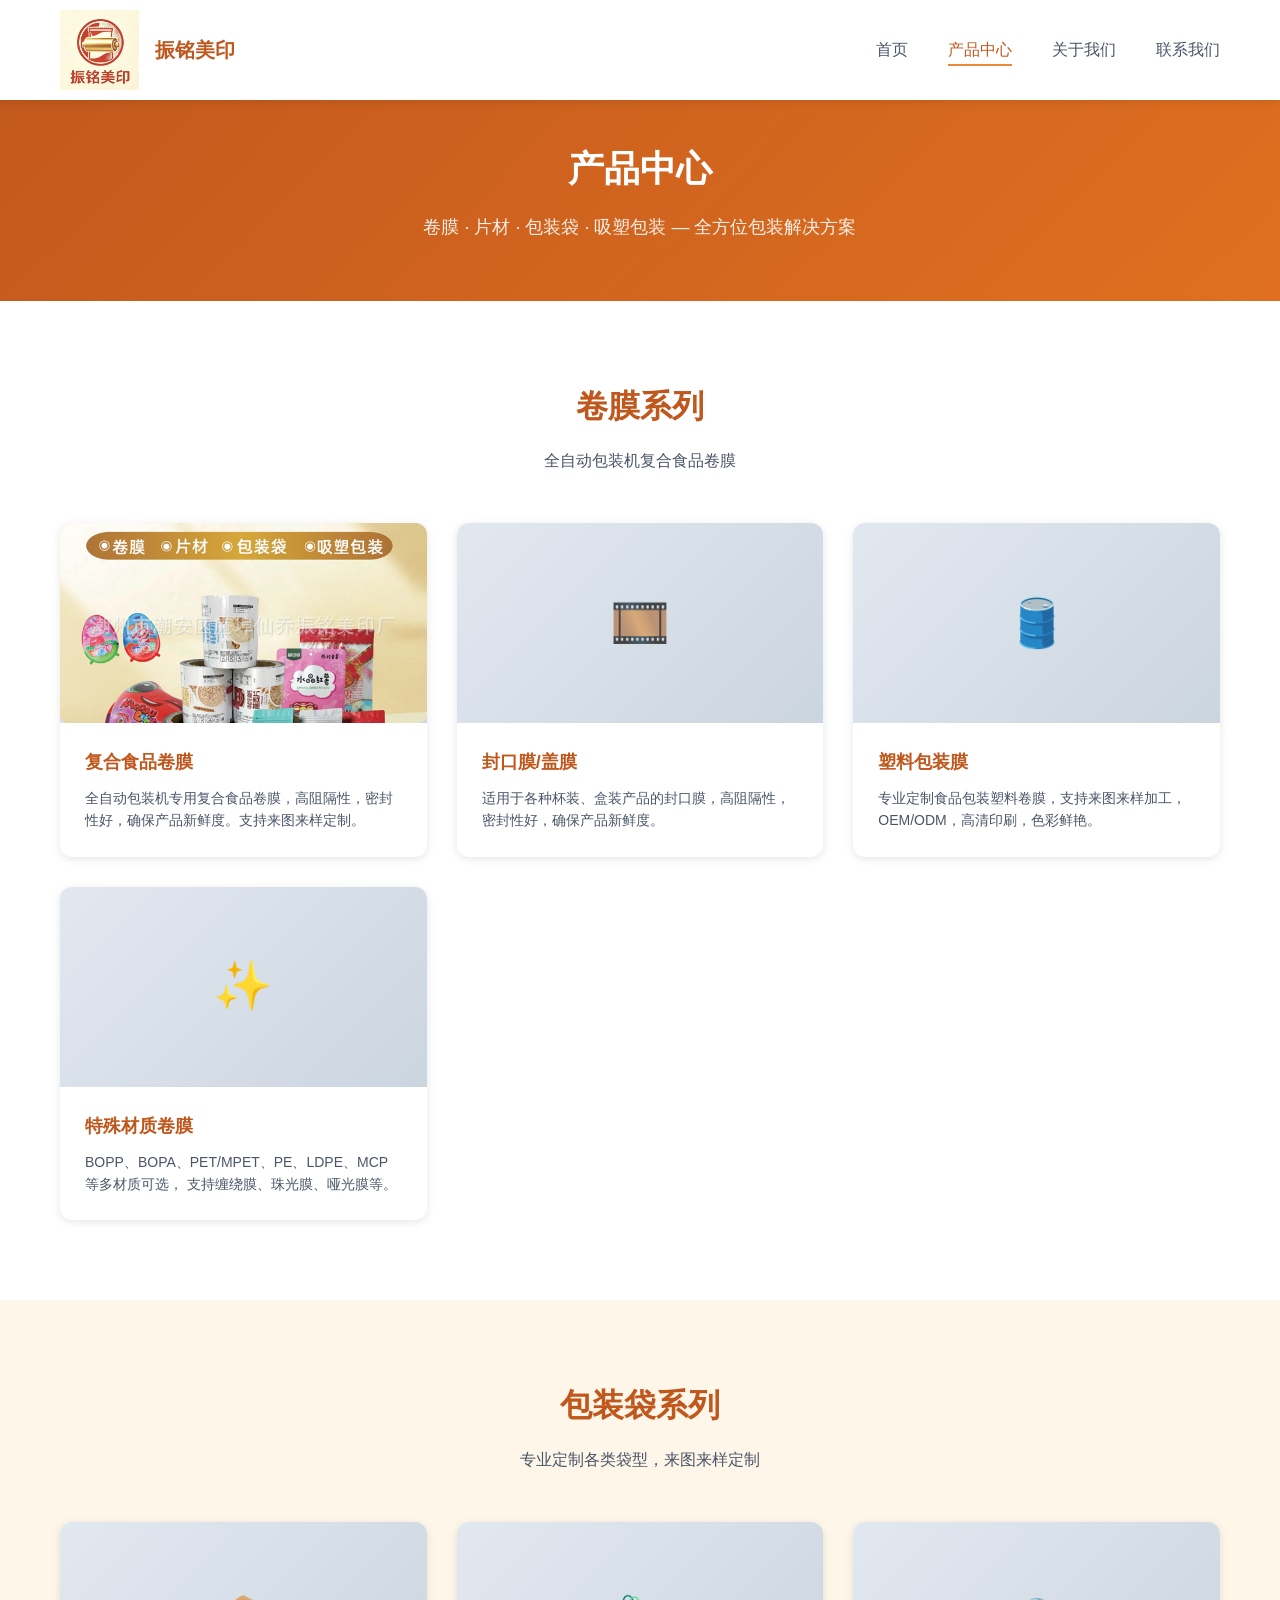
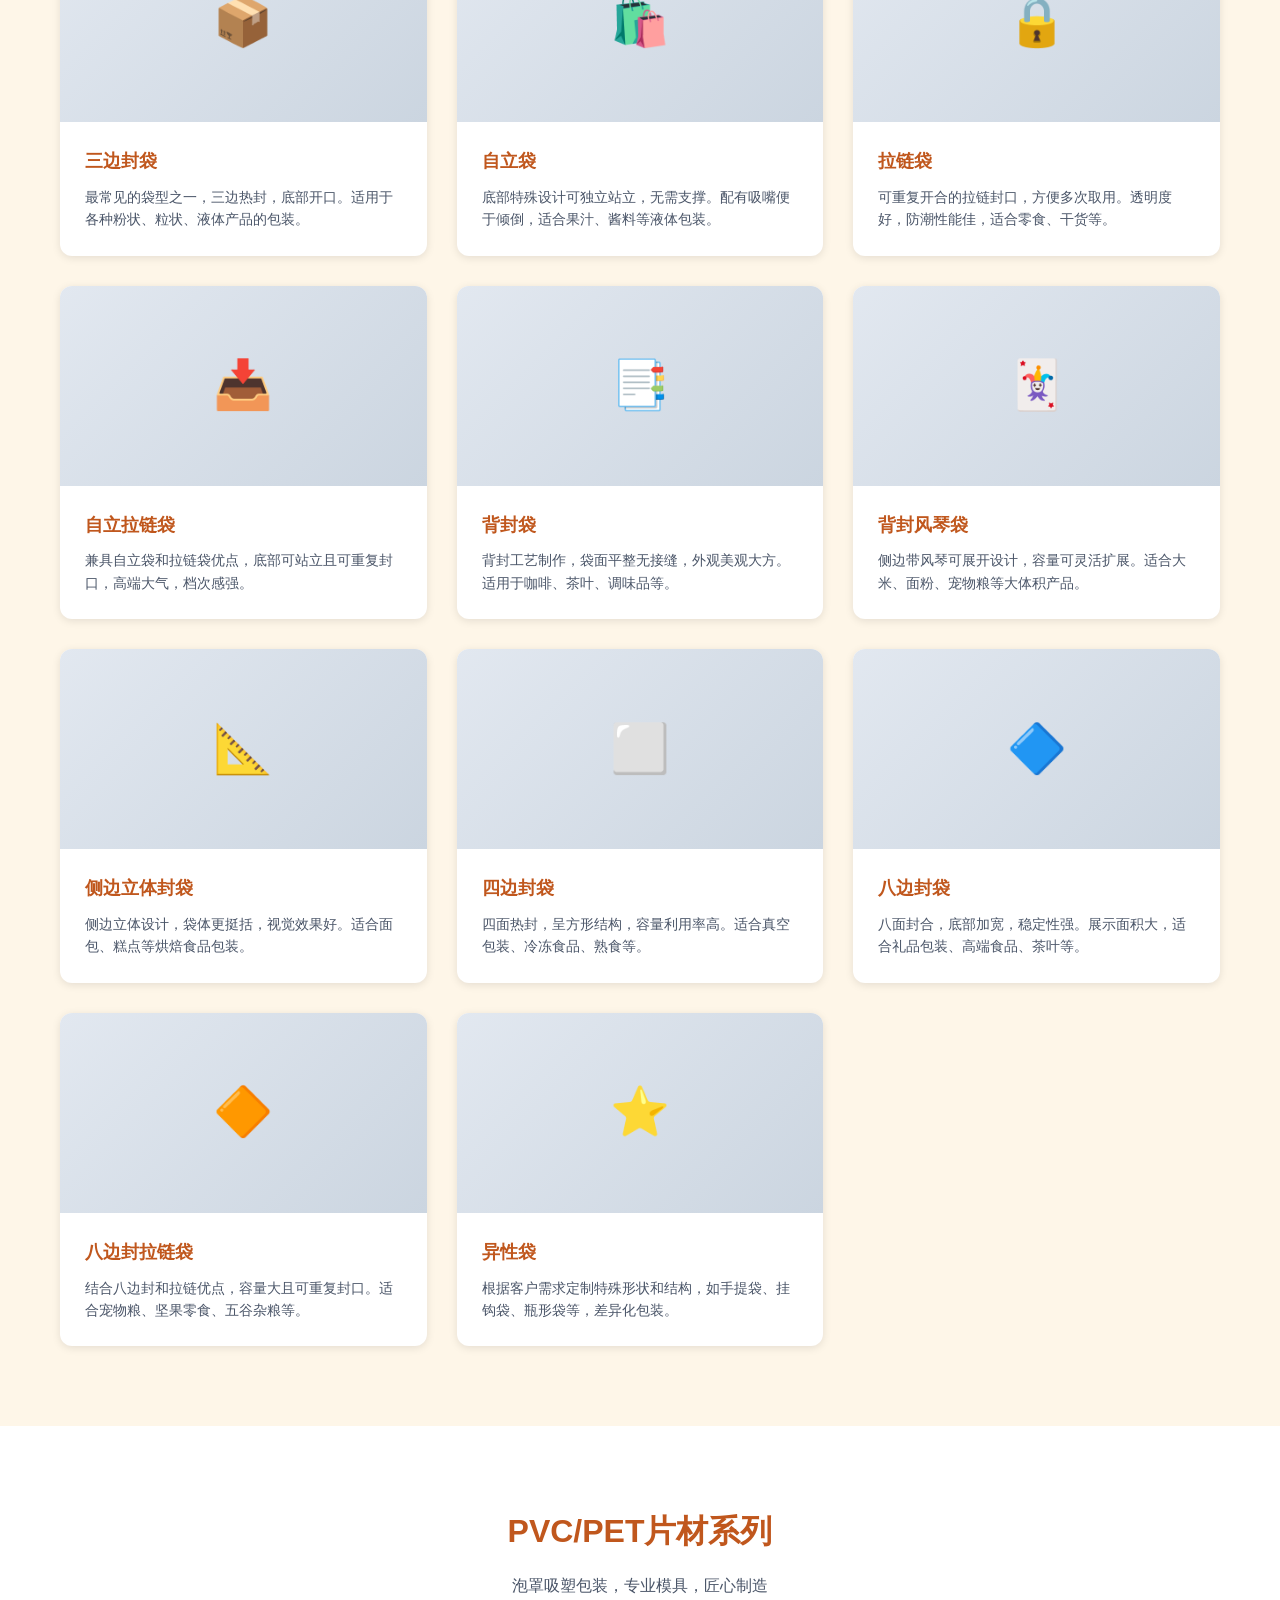
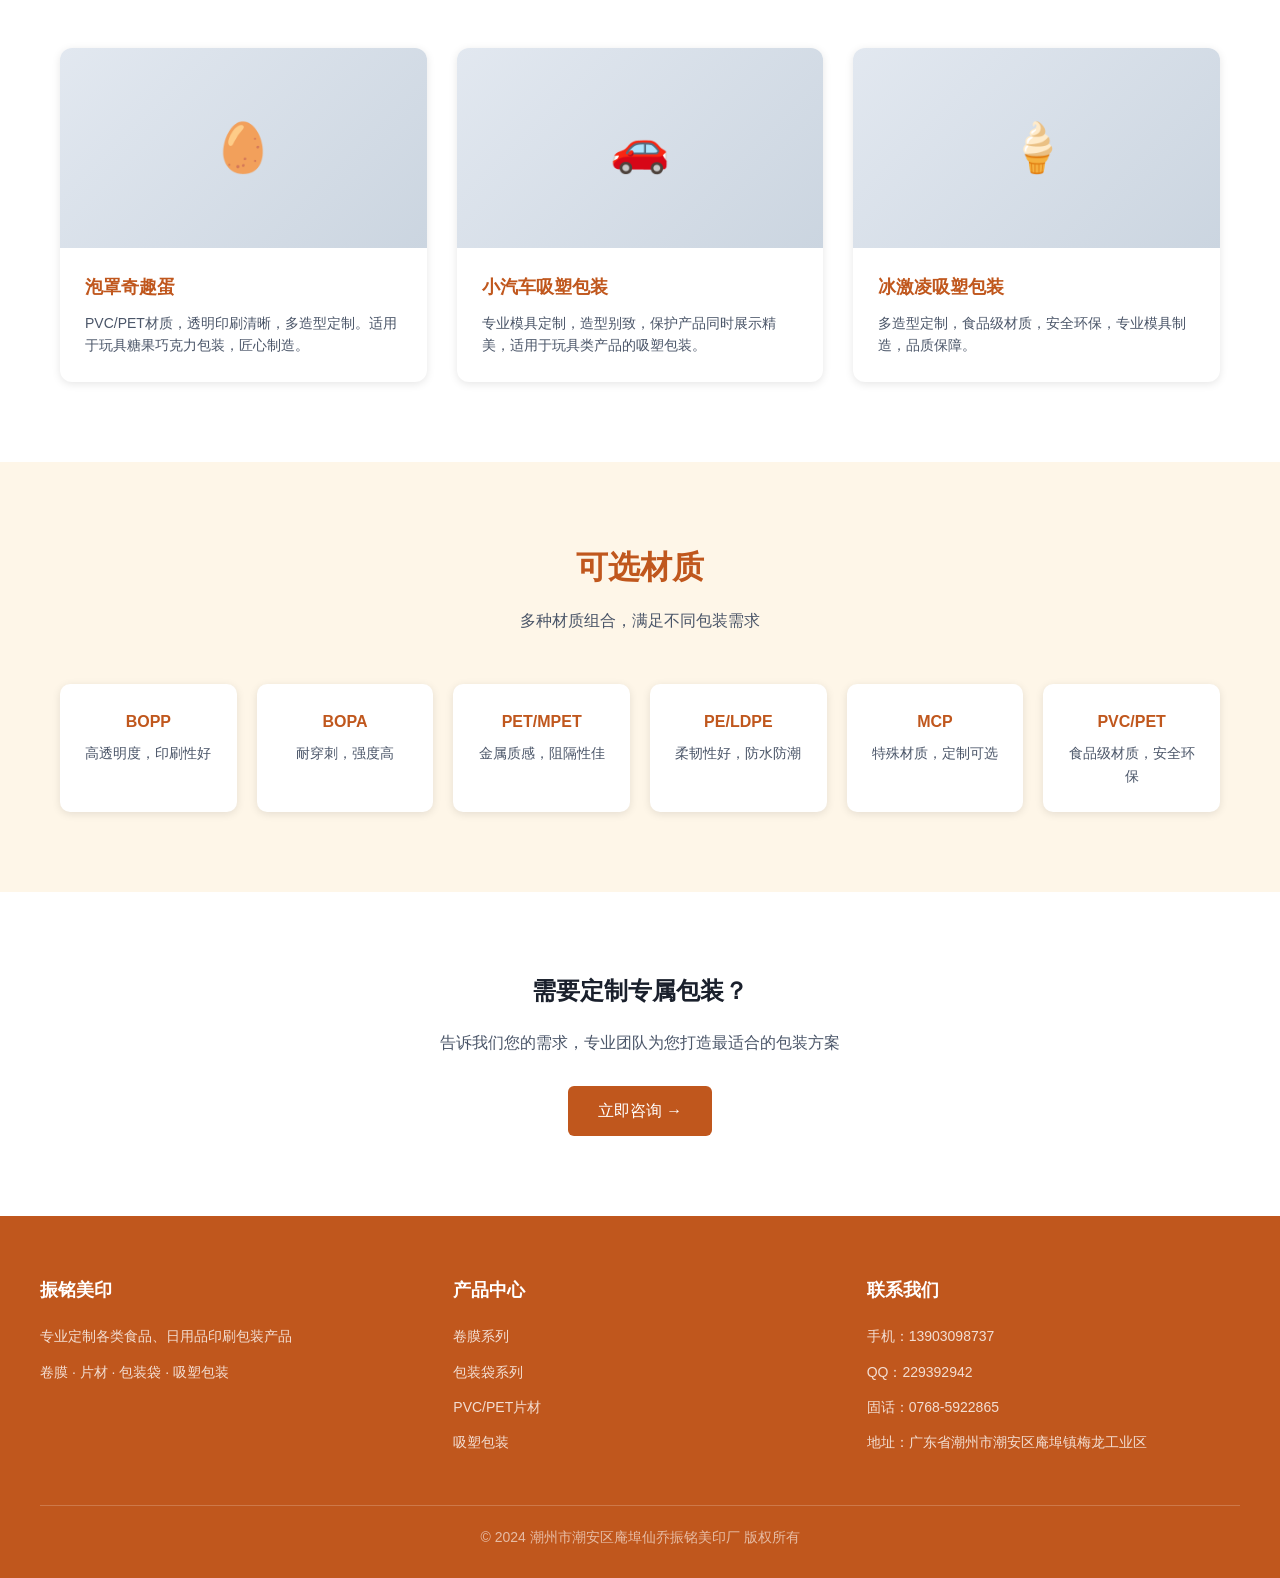
<file: products.html>
<!DOCTYPE html>
<html lang="zh-CN">
<head>
  <meta charset="UTF-8">
  <meta name="viewport" content="width=device-width, initial-scale=1.0">
  <title>产品中心 - 振铭美印</title>
  <link rel="stylesheet" href="css/style.css">
</head>
<body>
  <!-- 导航栏 -->
  <header class="header">
    <nav class="nav">
      <a href="index.html" class="logo">
        <img src="images/logo-new.jpg" alt="振铭美印" class="logo-img">
        <span class="logo-text">振铭美印</span>
      </a>
      <ul class="nav-menu">
        <li><a href="index.html">首页</a></li>
        <li><a href="products.html" class="active">产品中心</a></li>
        <li><a href="about.html">关于我们</a></li>
        <li><a href="contact.html">联系我们</a></li>
      </ul>
      <div class="menu-toggle">
        <span></span>
        <span></span>
        <span></span>
      </div>
    </nav>
  </header>

  <!-- 页面标题 -->
  <section class="page-header">
    <h1>产品中心</h1>
    <p>卷膜 · 片材 · 包装袋 · 吸塑包装 — 全方位包装解决方案</p>
  </section>

  <!-- 卷膜系列 -->
  <section class="section">
    <div class="container">
      <div class="section-title">
        <h2>卷膜系列</h2>
        <p>全自动包装机复合食品卷膜</p>
      </div>
      <div class="product-grid">
        <div class="product-card">
          <div class="product-card-img">
            <img src="images/product-1.jpg" alt="卷膜产品" style="width: 100%; height: 100%; object-fit: cover; border-radius: 8px;">
          </div>
          <div class="product-card-content">
            <h3>复合食品卷膜</h3>
            <p>全自动包装机专用复合食品卷膜，高阻隔性，密封性好，确保产品新鲜度。支持来图来样定制。</p>
          </div>
        </div>
        <div class="product-card">
          <div class="product-card-img">🎞️</div>
          <div class="product-card-content">
            <h3>封口膜/盖膜</h3>
            <p>适用于各种杯装、盒装产品的封口膜，高阻隔性，密封性好，确保产品新鲜度。</p>
          </div>
        </div>
        <div class="product-card">
          <div class="product-card-img">🛢️</div>
          <div class="product-card-content">
            <h3>塑料包装膜</h3>
            <p>专业定制食品包装塑料卷膜，支持来图来样加工，OEM/ODM，高清印刷，色彩鲜艳。</p>
          </div>
        </div>
        <div class="product-card">
          <div class="product-card-img">✨</div>
          <div class="product-card-content">
            <h3>特殊材质卷膜</h3>
            <p>BOPP、BOPA、PET/MPET、PE、LDPE、MCP等多材质可选， 支持缠绕膜、珠光膜、哑光膜等。</p>
          </div>
        </div>
      </div>
    </div>
  </section>

  <!-- 包装袋系列 -->
  <section class="section bg-light">
    <div class="container">
      <div class="section-title">
        <h2>包装袋系列</h2>
        <p>专业定制各类袋型，来图来样定制</p>
      </div>
      <div class="product-grid">
        <!-- 三边封袋 -->
        <div class="product-card">
          <div class="product-card-img">📦</div>
          <div class="product-card-content">
            <h3>三边封袋</h3>
            <p>最常见的袋型之一，三边热封，底部开口。适用于各种粉状、粒状、液体产品的包装。</p>
          </div>
        </div>

        <!-- 自立袋 -->
        <div class="product-card">
          <div class="product-card-img">🛍️</div>
          <div class="product-card-content">
            <h3>自立袋</h3>
            <p>底部特殊设计可独立站立，无需支撑。配有吸嘴便于倾倒，适合果汁、酱料等液体包装。</p>
          </div>
        </div>

        <!-- 拉链袋 -->
        <div class="product-card">
          <div class="product-card-img">🔒</div>
          <div class="product-card-content">
            <h3>拉链袋</h3>
            <p>可重复开合的拉链封口，方便多次取用。透明度好，防潮性能佳，适合零食、干货等。</p>
          </div>
        </div>

        <!-- 自立拉链袋 -->
        <div class="product-card">
          <div class="product-card-img">📥</div>
          <div class="product-card-content">
            <h3>自立拉链袋</h3>
            <p>兼具自立袋和拉链袋优点，底部可站立且可重复封口，高端大气，档次感强。</p>
          </div>
        </div>

        <!-- 背封袋 -->
        <div class="product-card">
          <div class="product-card-img">📑</div>
          <div class="product-card-content">
            <h3>背封袋</h3>
            <p>背封工艺制作，袋面平整无接缝，外观美观大方。适用于咖啡、茶叶、调味品等。</p>
          </div>
        </div>

        <!-- 背封风琴袋 -->
        <div class="product-card">
          <div class="product-card-img">🃏</div>
          <div class="product-card-content">
            <h3>背封风琴袋</h3>
            <p>侧边带风琴可展开设计，容量可灵活扩展。适合大米、面粉、宠物粮等大体积产品。</p>
          </div>
        </div>

        <!-- 侧边立体封袋 -->
        <div class="product-card">
          <div class="product-card-img">📐</div>
          <div class="product-card-content">
            <h3>侧边立体封袋</h3>
            <p>侧边立体设计，袋体更挺括，视觉效果好。适合面包、糕点等烘焙食品包装。</p>
          </div>
        </div>

        <!-- 四边封袋 -->
        <div class="product-card">
          <div class="product-card-img">⬜</div>
          <div class="product-card-content">
            <h3>四边封袋</h3>
            <p>四面热封，呈方形结构，容量利用率高。适合真空包装、冷冻食品、熟食等。</p>
          </div>
        </div>

        <!-- 八边封袋 -->
        <div class="product-card">
          <div class="product-card-img">🔷</div>
          <div class="product-card-content">
            <h3>八边封袋</h3>
            <p>八面封合，底部加宽，稳定性强。展示面积大，适合礼品包装、高端食品、茶叶等。</p>
          </div>
        </div>

        <!-- 八边封拉链袋 -->
        <div class="product-card">
          <div class="product-card-img">🔶</div>
          <div class="product-card-content">
            <h3>八边封拉链袋</h3>
            <p>结合八边封和拉链优点，容量大且可重复封口。适合宠物粮、坚果零食、五谷杂粮等。</p>
          </div>
        </div>

        <!-- 异性袋 -->
        <div class="product-card">
          <div class="product-card-img">⭐</div>
          <div class="product-card-content">
            <h3>异性袋</h3>
            <p>根据客户需求定制特殊形状和结构，如手提袋、挂钩袋、瓶形袋等，差异化包装。</p>
          </div>
        </div>
      </div>
    </div>
  </section>

  <!-- 片材系列 -->
  <section class="section">
    <div class="container">
      <div class="section-title">
        <h2>PVC/PET片材系列</h2>
        <p>泡罩吸塑包装，专业模具，匠心制造</p>
      </div>
      <div class="product-grid">
        <div class="product-card">
          <div class="product-card-img">🥚</div>
          <div class="product-card-content">
            <h3>泡罩奇趣蛋</h3>
            <p>PVC/PET材质，透明印刷清晰，多造型定制。适用于玩具糖果巧克力包装，匠心制造。</p>
          </div>
        </div>
        <div class="product-card">
          <div class="product-card-img">🚗</div>
          <div class="product-card-content">
            <h3>小汽车吸塑包装</h3>
            <p>专业模具定制，造型别致，保护产品同时展示精美，适用于玩具类产品的吸塑包装。</p>
          </div>
        </div>
        <div class="product-card">
          <div class="product-card-img">🍦</div>
          <div class="product-card-content">
            <h3>冰激凌吸塑包装</h3>
            <p>多造型定制，食品级材质，安全环保，专业模具制造，品质保障。</p>
          </div>
        </div>
      </div>
    </div>
  </section>

  <!-- 材质说明 -->
  <section class="section bg-light">
    <div class="container">
      <div class="section-title">
        <h2>可选材质</h2>
        <p>多种材质组合，满足不同包装需求</p>
      </div>
      <div class="material-grid">
        <div class="material-item">
          <h4>BOPP</h4>
          <p>高透明度，印刷性好</p>
        </div>
        <div class="material-item">
          <h4>BOPA</h4>
          <p>耐穿刺，强度高</p>
        </div>
        <div class="material-item">
          <h4>PET/MPET</h4>
          <p>金属质感，阻隔性佳</p>
        </div>
        <div class="material-item">
          <h4>PE/LDPE</h4>
          <p>柔韧性好，防水防潮</p>
        </div>
        <div class="material-item">
          <h4>MCP</h4>
          <p>特殊材质，定制可选</p>
        </div>
        <div class="material-item">
          <h4>PVC/PET</h4>
          <p>食品级材质，安全环保</p>
        </div>
      </div>
    </div>
  </section>

  <!-- CTA -->
  <section class="section">
    <div class="container" style="text-align: center;">
      <h2>需要定制专属包装？</h2>
      <p style="margin: 20px 0 30px; color: var(--text-gray);">告诉我们您的需求，专业团队为您打造最适合的包装方案</p>
      <a href="contact.html" class="btn">立即咨询 →</a>
    </div>
  </section>

  <!-- 页脚 -->
  <footer class="footer">
    <div class="footer-content">
      <div class="footer-section">
        <h3>振铭美印</h3>
        <p>专业定制各类食品、日用品印刷包装产品</p>
        <p>卷膜 · 片材 · 包装袋 · 吸塑包装</p>
      </div>
      <div class="footer-section">
        <h3>产品中心</h3>
        <ul>
          <li>卷膜系列</li>
          <li>包装袋系列</li>
          <li>PVC/PET片材</li>
          <li>吸塑包装</li>
        </ul>
      </div>
      <div class="footer-section">
        <h3>联系我们</h3>
        <ul>
          <li>手机：13903098737</li>
          <li>QQ：229392942</li>
          <li>固话：0768-5922865</li>
          <li>地址：广东省潮州市潮安区庵埠镇梅龙工业区</li>
        </ul>
      </div>
    </div>
    <div class="footer-bottom">
      <p>© 2024 潮州市潮安区庵埠仙乔振铭美印厂 版权所有</p>
    </div>
  </footer>

  <style>
    .bg-light {
      background-color: var(--bg-light);
    }

    .material-grid {
      display: grid;
      grid-template-columns: repeat(auto-fit, minmax(160px, 1fr));
      gap: 20px;
    }

    .material-item {
      background: var(--bg-white);
      padding: 25px;
      border-radius: 10px;
      text-align: center;
      box-shadow: var(--shadow);
    }

    .material-item h4 {
      font-size: 16px;
      color: var(--primary-color);
      margin-bottom: 8px;
    }

    .material-item p {
      font-size: 14px;
      color: var(--text-gray);
    }
  </style>

  <script src="js/main.js"></script>
</body>
</html>
</file>
<file: css/style.css>
/* ==================== 全局样式 ==================== */
* {
  margin: 0;
  padding: 0;
  box-sizing: border-box;
}

:root {
  --primary-color: #c0571d;
  --primary-light: #e07020;
  --secondary-color: #4a5568;
  --accent-color: #ed8936;
  --bg-light: #FEF6E8;
  --bg-white: #ffffff;
  --text-dark: #1a202c;
  --text-gray: #4a5568;
  --text-light: #718096;
  --border-color: #e2e8f0;
  --shadow: 0 2px 8px rgba(0, 0, 0, 0.1);
  --shadow-hover: 0 4px 16px rgba(0, 0, 0, 0.15);
}

html {
  scroll-behavior: smooth;
}

body {
  font-family: "Microsoft YaHei", "PingFang SC", "Hiragino Sans GB",
    "Heiti SC", sans-serif;
  line-height: 1.6;
  color: var(--text-dark);
  background-color: var(--bg-white);
}

a {
  text-decoration: none;
  color: inherit;
}

ul {
  list-style: none;
}

img {
  max-width: 100%;
  height: auto;
}

/* ==================== 导航栏 ==================== */
.header {
  position: fixed;
  top: 0;
  left: 0;
  right: 0;
  background: var(--bg-white);
  box-shadow: var(--shadow);
  z-index: 1000;
}

.nav {
  max-width: 1200px;
  margin: 0 auto;
  padding: 0 20px;
  display: flex;
  justify-content: space-between;
  align-items: center;
  height: 100px;
}

.logo {
  display: flex;
  align-items: center;
  gap: 16px;
}

.logo-img {
  height: 80px;
  width: auto;
}

.logo-text {
  font-size: 24px;
  font-weight: 700;
  color: var(--primary-color);
}

.logo-icon {
  width: 40px;
  height: 40px;
  background: var(--primary-color);
  border-radius: 8px;
  display: flex;
  align-items: center;
  justify-content: center;
  color: white;
  font-size: 18px;
  font-weight: bold;
}

.logo-text {
  font-size: 20px;
  font-weight: 700;
  color: var(--primary-color);
}

.nav-menu {
  display: flex;
  gap: 40px;
}

.nav-menu a {
  font-size: 16px;
  color: var(--text-gray);
  padding: 8px 0;
  position: relative;
  transition: color 0.3s;
}

.nav-menu a::after {
  content: "";
  position: absolute;
  bottom: 0;
  left: 0;
  width: 0;
  height: 2px;
  background: var(--accent-color);
  transition: width 0.3s;
}

.nav-menu a:hover,
.nav-menu a.active {
  color: var(--primary-color);
}

.nav-menu a:hover::after,
.nav-menu a.active::after {
  width: 100%;
}

.menu-toggle {
  display: none;
  flex-direction: column;
  gap: 5px;
  cursor: pointer;
  padding: 10px;
}

.menu-toggle span {
  width: 25px;
  height: 3px;
  background: var(--primary-color);
  border-radius: 2px;
  transition: all 0.3s;
}

/* ==================== 移动端菜单 ==================== */
@media (max-width: 768px) {
  .menu-toggle {
    display: flex;
  }

  .nav-menu {
    position: fixed;
    top: 70px;
    left: 0;
    right: 0;
    background: var(--bg-white);
    flex-direction: column;
    padding: 20px;
    gap: 0;
    box-shadow: var(--shadow);
    transform: translateY(-100%);
    opacity: 0;
    visibility: hidden;
    transition: all 0.3s;
  }

  .nav-menu.active {
    transform: translateY(0);
    opacity: 1;
    visibility: visible;
  }

  .nav-menu li a {
    display: block;
    padding: 15px 0;
    border-bottom: 1px solid var(--border-color);
  }

  .nav-menu a::after {
    display: none;
  }
}

/* ==================== 页脚 ==================== */
.footer {
  background: var(--primary-color);
  color: white;
  padding: 60px 20px 30px;
}

.footer-content {
  max-width: 1200px;
  margin: 0 auto;
  display: grid;
  grid-template-columns: repeat(auto-fit, minmax(250px, 1fr));
  gap: 40px;
}

.footer-section h3 {
  font-size: 18px;
  margin-bottom: 20px;
  color: white;
}

.footer-section p,
.footer-section li {
  font-size: 14px;
  color: rgba(255, 255, 255, 0.8);
  margin-bottom: 10px;
  line-height: 1.8;
}

.footer-section a:hover {
  color: var(--accent-color);
}

.footer-bottom {
  max-width: 1200px;
  margin: 40px auto 0;
  padding-top: 20px;
  border-top: 1px solid rgba(255, 255, 255, 0.2);
  text-align: center;
  font-size: 14px;
  color: rgba(255, 255, 255, 0.6);
}

/* ==================== 通用组件 ==================== */
.container {
  max-width: 1200px;
  margin: 0 auto;
  padding: 0 20px;
}

.section {
  padding: 80px 20px;
}

.section-title {
  text-align: center;
  margin-bottom: 50px;
}

.section-title h2 {
  font-size: 32px;
  color: var(--primary-color);
  margin-bottom: 15px;
}

.section-title p {
  font-size: 16px;
  color: var(--text-gray);
}

.btn {
  display: inline-block;
  padding: 12px 30px;
  background: var(--primary-color);
  color: white;
  border-radius: 6px;
  font-size: 16px;
  transition: all 0.3s;
  border: none;
  cursor: pointer;
}

.btn:hover {
  background: var(--primary-light);
  transform: translateY(-2px);
  box-shadow: var(--shadow-hover);
}

.btn-outline {
  background: transparent;
  border: 2px solid var(--primary-color);
  color: var(--primary-color);
}

.btn-outline:hover {
  background: var(--primary-color);
  color: white;
}

/* ==================== 页面标题区 ==================== */
.page-header {
  background: linear-gradient(135deg, var(--primary-color) 0%, var(--primary-light) 100%);
  color: white;
  padding: 140px 20px 60px;
  text-align: center;
}

.page-header h1 {
  font-size: 36px;
  margin-bottom: 15px;
}

.page-header p {
  font-size: 18px;
  opacity: 0.9;
}

/* ==================== 产品卡片网格 ==================== */
.product-grid {
  display: grid;
  grid-template-columns: repeat(auto-fill, minmax(280px, 1fr));
  gap: 30px;
}

.product-card {
  background: var(--bg-white);
  border-radius: 12px;
  overflow: hidden;
  box-shadow: var(--shadow);
  transition: all 0.3s;
}

.product-card:hover {
  transform: translateY(-8px);
  box-shadow: var(--shadow-hover);
}

.product-card-img {
  height: 200px;
  background: linear-gradient(135deg, #e2e8f0 0%, #cbd5e0 100%);
  display: flex;
  align-items: center;
  justify-content: center;
  font-size: 48px;
  color: var(--text-light);
}

.product-card-content {
  padding: 25px;
}

.product-card h3 {
  font-size: 18px;
  color: var(--primary-color);
  margin-bottom: 10px;
}

.product-card p {
  font-size: 14px;
  color: var(--text-gray);
  line-height: 1.6;
}

/* ==================== 表单样式 ==================== */
.form-group {
  margin-bottom: 20px;
}

.form-group label {
  display: block;
  font-size: 14px;
  color: var(--text-gray);
  margin-bottom: 8px;
}

.form-group input,
.form-group textarea {
  width: 100%;
  padding: 12px 15px;
  border: 1px solid var(--border-color);
  border-radius: 6px;
  font-size: 16px;
  font-family: inherit;
  transition: border-color 0.3s;
}

.form-group input:focus,
.form-group textarea:focus {
  outline: none;
  border-color: var(--accent-color);
}

.form-group textarea {
  min-height: 120px;
  resize: vertical;
}

/* ==================== 响应式工具 ==================== */
@media (max-width: 768px) {
  .section {
    padding: 60px 20px;
  }

  .section-title h2 {
    font-size: 26px;
  }

  .page-header {
    padding: 120px 20px 50px;
  }

  .page-header h1 {
    font-size: 28px;
  }
}
</file>
